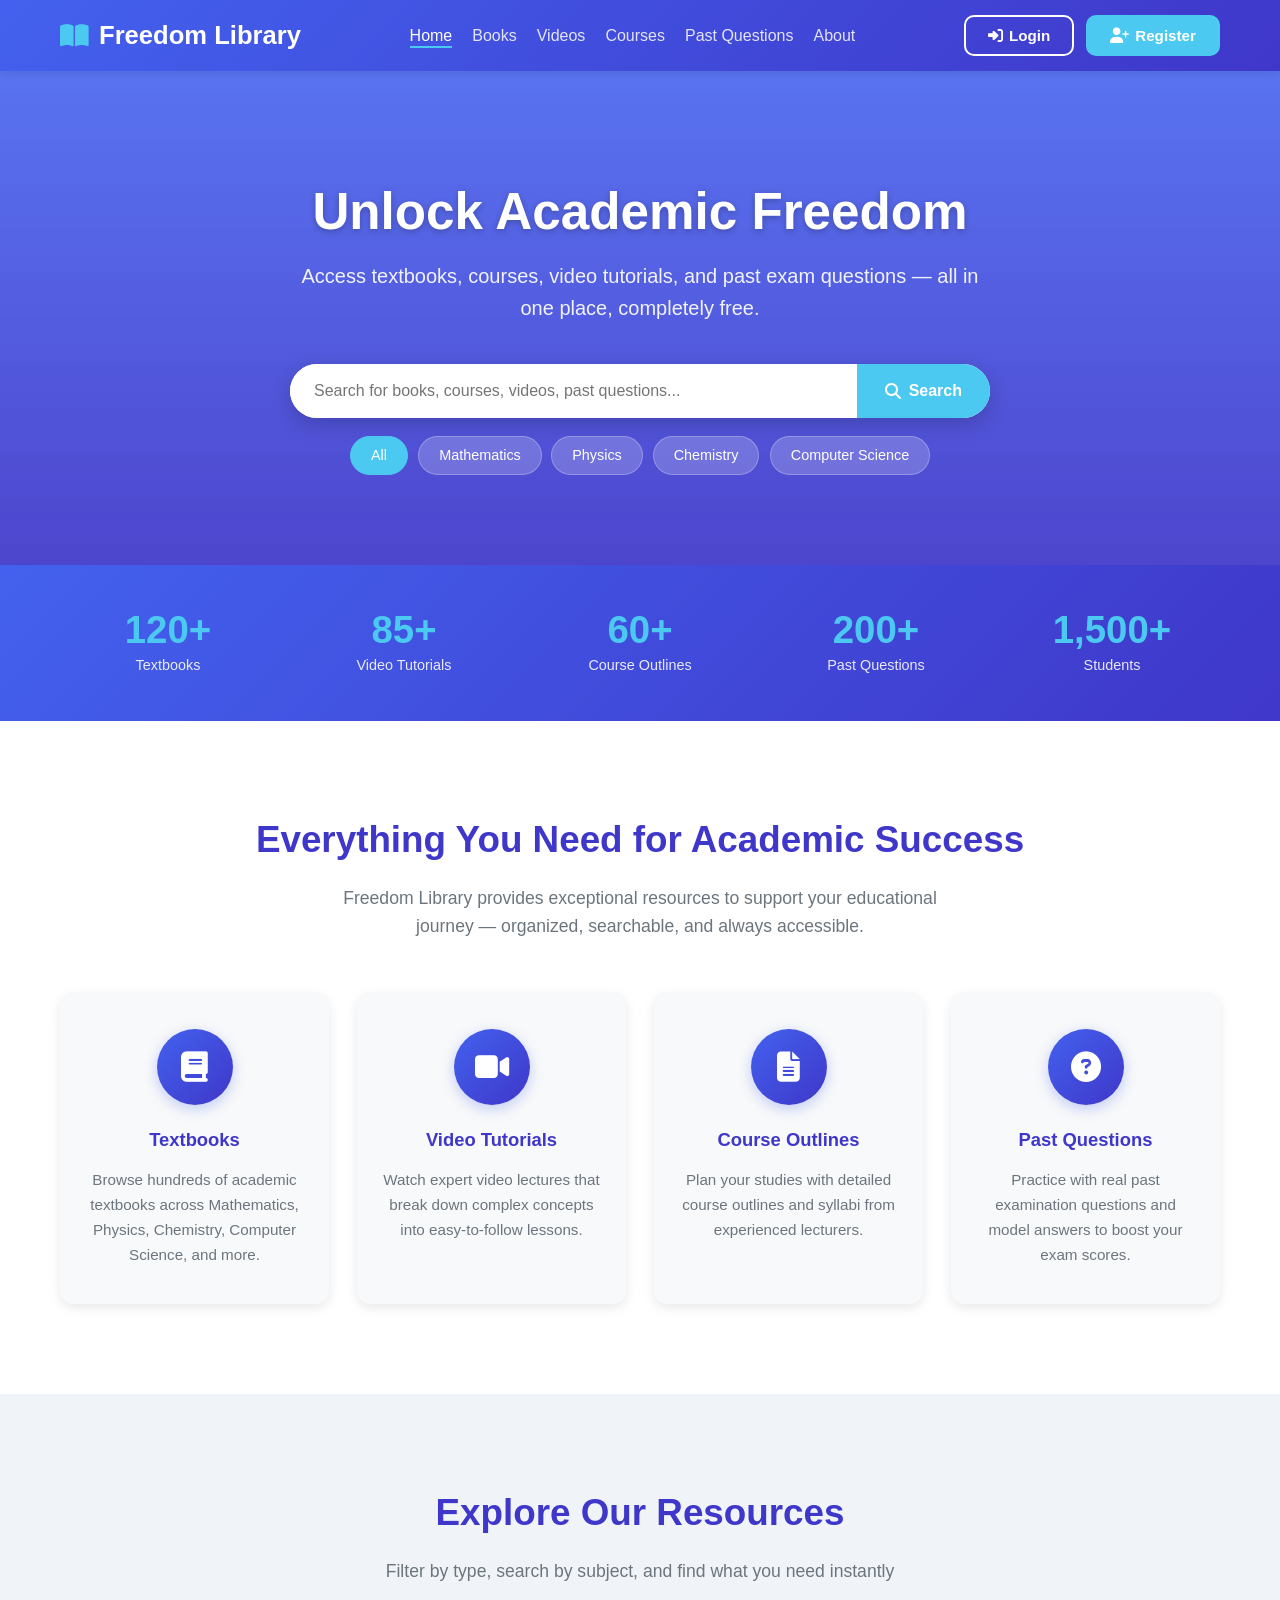
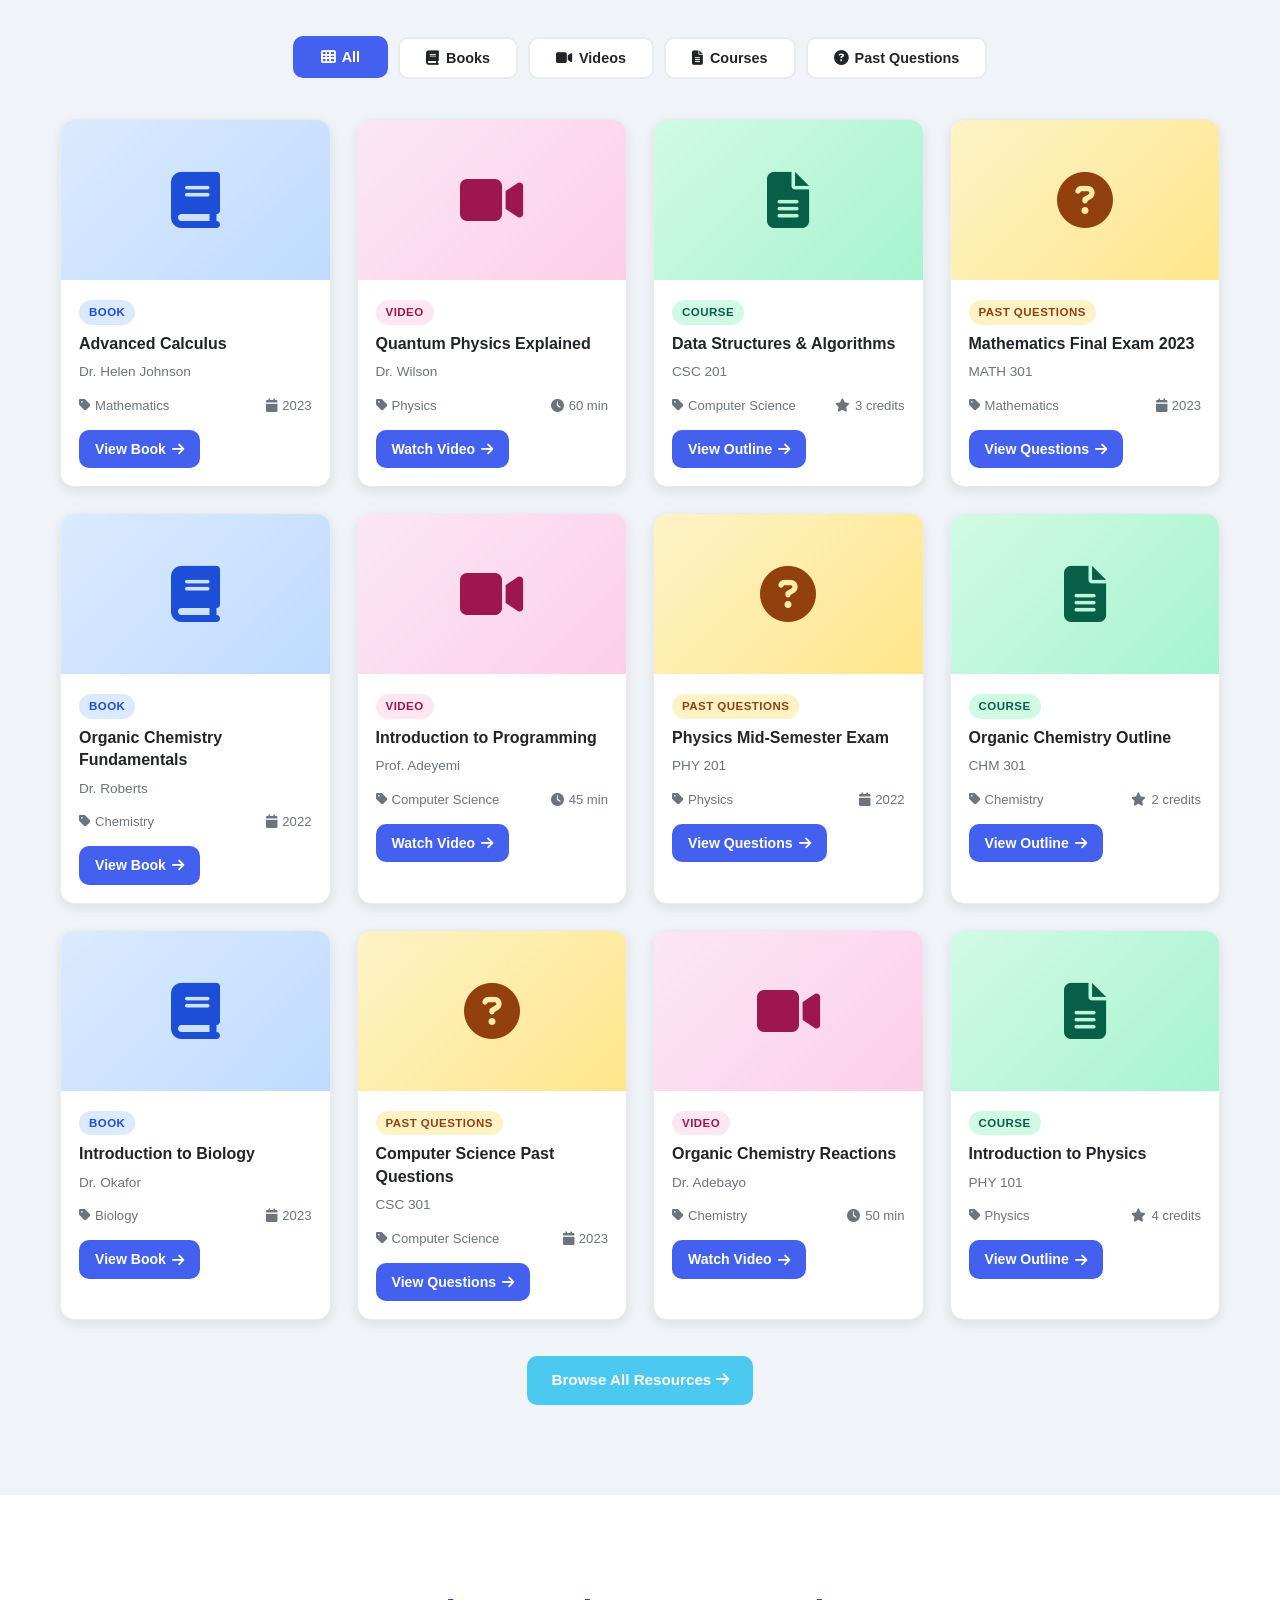
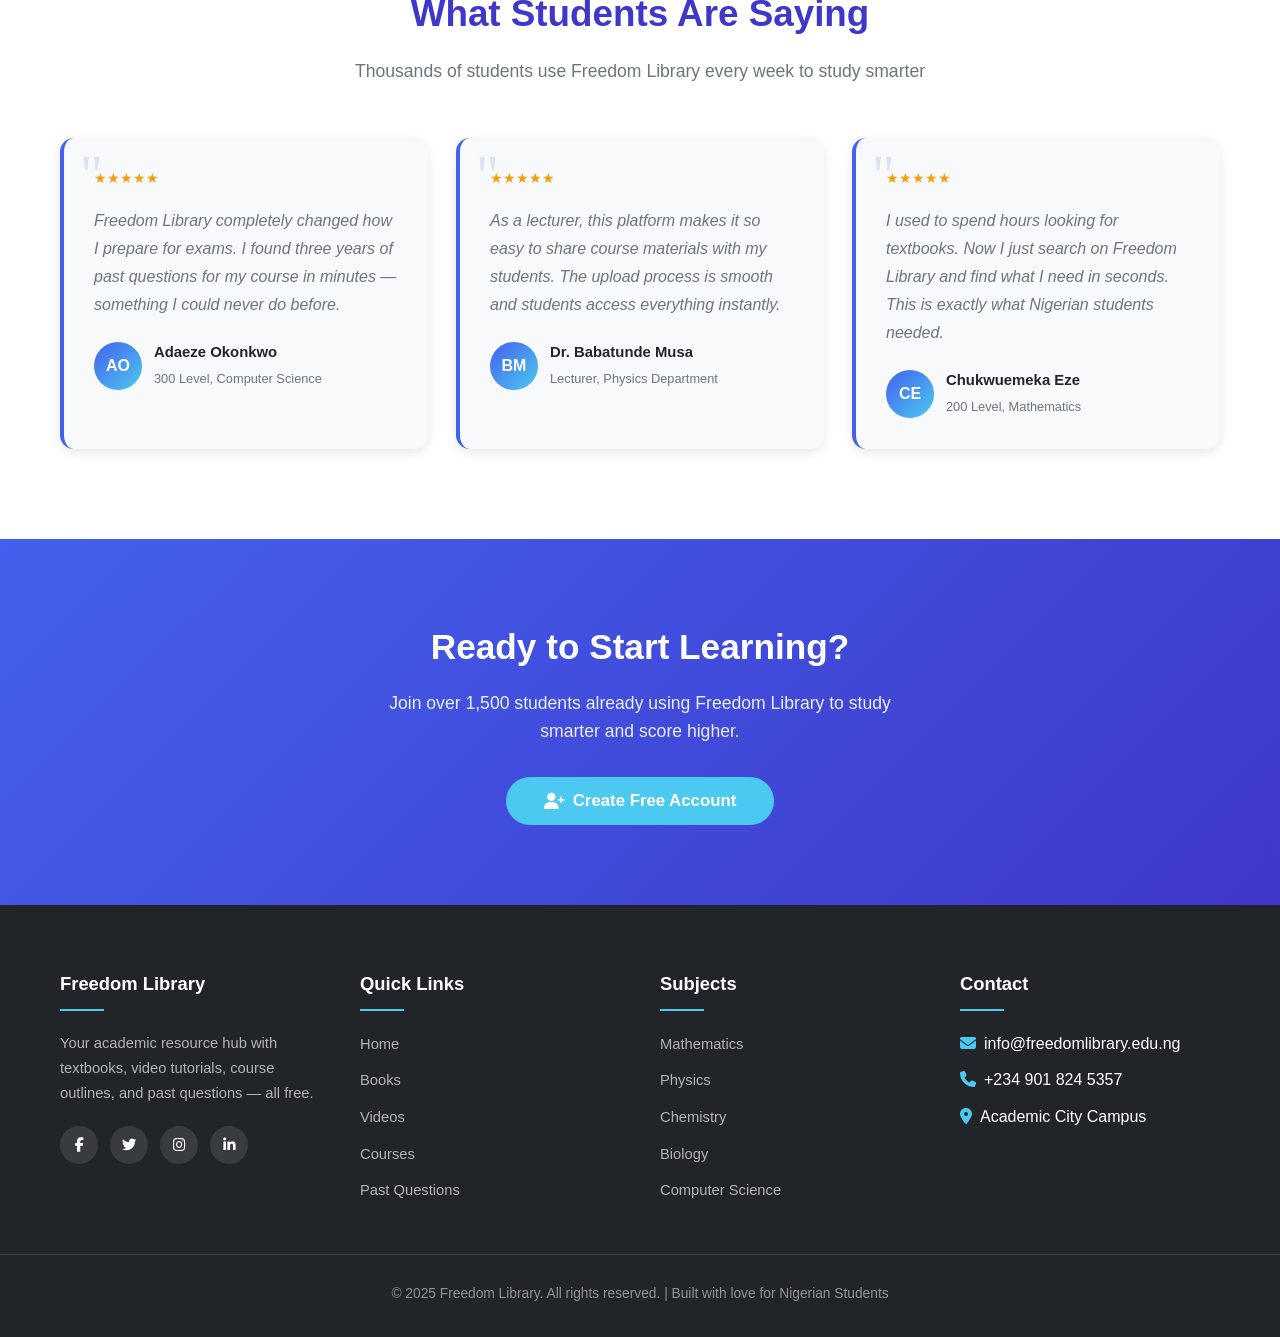
<file: index.html>
<!doctype html>
<html lang="en">
  <head>
    <meta charset="UTF-8" />
    <meta name="viewport" content="width=device-width, initial-scale=1.0" />
    <title>Freedom Library - Your Academic Resource Hub</title>
    <link rel="stylesheet" href="./CSS/style.css" />
    <link
      rel="stylesheet"
      href="https://cdnjs.cloudflare.com/ajax/libs/font-awesome/6.4.0/css/all.min.css"
    />
  </head>
  <body>
    <!-- HEADER -->
    <header>
      <div class="container header-content">
        <div class="logo">
          <i class="fas fa-book-open"></i>
          <span>Freedom Library</span>
        </div>
        <button class="menu-toggle" onclick="toggleMenu()">
          <i class="fas fa-bars"></i>
        </button>
        <nav id="main-nav">
          <ul>
            <li><a href="./index.html" class="active">Home</a></li>
            <li><a href="./book.html">Books</a></li>
            <li><a href="./videos.html">Videos</a></li>
            <li><a href="./Courses.html">Courses</a></li>
            <li><a href="./past-questions.html">Past Questions</a></li>
            <li><a href="./about.html">About</a></li>
          </ul>
        </nav>
        <div class="auth-buttons" id="auth-buttons">
          <button class="btn btn-outline" onclick="openModal('login-modal')">
            <i class="fas fa-sign-in-alt"></i> Login
          </button>
          <button class="btn btn-primary" onclick="openModal('register-modal')">
            <i class="fas fa-user-plus"></i> Register
          </button>
        </div>
        <div class="user-greeting" id="user-greeting">
          <i class="fas fa-user-circle" style="font-size: 1.4rem"></i>
          <span id="greeting-name">Student</span>
          <button
            class="btn btn-outline"
            onclick="logout()"
            style="padding: 6px 14px; font-size: 0.85rem"
          >
            <i class="fas fa-sign-out-alt"></i> Logout
          </button>
        </div>
      </div>
    </header>

    <!-- HERO -->
    <section class="hero">
      <div class="container">
        <h1>Unlock Academic Freedom</h1>
        <p>
          Access textbooks, courses, video tutorials, and past exam questions —
          all in one place, completely free.
        </p>
        <div class="search-container">
          <div class="search-bar">
            <input
              type="text"
              id="search-input"
              placeholder="Search for books, courses, videos, past questions..."
            />
            <button onclick="doSearch()">
              <i class="fas fa-search"></i> Search
            </button>
          </div>
          <div class="filters">
            <input
              type="radio"
              name="filter"
              id="filter-all"
              value="all"
              checked
            />
            <label for="filter-all" class="filter-btn">All</label>
            <input
              type="radio"
              name="filter"
              id="filter-math"
              value="Mathematics"
            />
            <label for="filter-math" class="filter-btn">Mathematics</label>
            <input
              type="radio"
              name="filter"
              id="filter-physics"
              value="Physics"
            />
            <label for="filter-physics" class="filter-btn">Physics</label>
            <input
              type="radio"
              name="filter"
              id="filter-chemistry"
              value="Chemistry"
            />
            <label for="filter-chemistry" class="filter-btn">Chemistry</label>
            <input
              type="radio"
              name="filter"
              id="filter-cs"
              value="Computer Science"
            />
            <label for="filter-cs" class="filter-btn">Computer Science</label>
          </div>
        </div>
      </div>
    </section>

    <!-- STATS -->
    <section class="stats-bar">
      <div class="container stats-grid">
        <div class="stat-item">
          <span class="stat-num">120+</span
          ><span class="stat-label">Textbooks</span>
        </div>
        <div class="stat-item">
          <span class="stat-num">85+</span
          ><span class="stat-label">Video Tutorials</span>
        </div>
        <div class="stat-item">
          <span class="stat-num">60+</span
          ><span class="stat-label">Course Outlines</span>
        </div>
        <div class="stat-item">
          <span class="stat-num">200+</span
          ><span class="stat-label">Past Questions</span>
        </div>
        <div class="stat-item">
          <span class="stat-num">1,500+</span
          ><span class="stat-label">Students</span>
        </div>
      </div>
    </section>

    <!-- FEATURES -->
    <section class="features">
      <div class="container">
        <div class="section-title">
          <h2>Everything You Need for Academic Success</h2>
          <p>
            Freedom Library provides exceptional resources to support your
            educational journey — organized, searchable, and always accessible.
          </p>
        </div>
        <div class="features-grid">
          <div class="feature-card">
            <div class="feature-icon"><i class="fas fa-book"></i></div>
            <h3>Textbooks</h3>
            <p>
              Browse hundreds of academic textbooks across Mathematics, Physics,
              Chemistry, Computer Science, and more.
            </p>
          </div>
          <div class="feature-card">
            <div class="feature-icon"><i class="fas fa-video"></i></div>
            <h3>Video Tutorials</h3>
            <p>
              Watch expert video lectures that break down complex concepts into
              easy-to-follow lessons.
            </p>
          </div>
          <div class="feature-card">
            <div class="feature-icon"><i class="fas fa-file-alt"></i></div>
            <h3>Course Outlines</h3>
            <p>
              Plan your studies with detailed course outlines and syllabi from
              experienced lecturers.
            </p>
          </div>
          <div class="feature-card">
            <div class="feature-icon">
              <i class="fas fa-question-circle"></i>
            </div>
            <h3>Past Questions</h3>
            <p>
              Practice with real past examination questions and model answers to
              boost your exam scores.
            </p>
          </div>
        </div>
      </div>
    </section>

    <!-- RESOURCES -->
    <section class="resources">
      <div class="container">
        <div class="section-title">
          <h2>Explore Our Resources</h2>
          <p>
            Filter by type, search by subject, and find what you need instantly
          </p>
        </div>
        <div class="resource-tabs">
          <button class="tab-btn active" onclick="filterByType('all', this)">
            <i class="fas fa-th"></i> All
          </button>
          <button class="tab-btn" onclick="filterByType('book', this)">
            <i class="fas fa-book"></i> Books
          </button>
          <button class="tab-btn" onclick="filterByType('video', this)">
            <i class="fas fa-video"></i> Videos
          </button>
          <button class="tab-btn" onclick="filterByType('course', this)">
            <i class="fas fa-file-alt"></i> Courses
          </button>
          <button class="tab-btn" onclick="filterByType('past', this)">
            <i class="fas fa-question-circle"></i> Past Questions
          </button>
        </div>
        <div class="resource-grid" id="resource-grid"></div>
        <div style="text-align: center; margin-top: 36px">
          <a
            href="./book.html"
            class="btn btn-primary"
            style="display: inline-block; text-decoration: none"
            >Browse All Resources <i class="fas fa-arrow-right"></i
          ></a>
        </div>
      </div>
    </section>

    <!-- TESTIMONIALS -->
    <section class="testimonials">
      <div class="container">
        <div class="section-title">
          <h2>What Students Are Saying</h2>
          <p>
            Thousands of students use Freedom Library every week to study
            smarter
          </p>
        </div>
        <div class="testimonials-grid">
          <div class="testimonial-card">
            <div class="quote">"</div>
            <div class="stars">&#9733;&#9733;&#9733;&#9733;&#9733;</div>
            <p>
              Freedom Library completely changed how I prepare for exams. I
              found three years of past questions for my course in minutes —
              something I could never do before.
            </p>
            <div class="testimonial-author">
              <div class="author-avatar">AO</div>
              <div class="author-info">
                <strong>Adaeze Okonkwo</strong
                ><span>300 Level, Computer Science</span>
              </div>
            </div>
          </div>
          <div class="testimonial-card">
            <div class="quote">"</div>
            <div class="stars">&#9733;&#9733;&#9733;&#9733;&#9733;</div>
            <p>
              As a lecturer, this platform makes it so easy to share course
              materials with my students. The upload process is smooth and
              students access everything instantly.
            </p>
            <div class="testimonial-author">
              <div class="author-avatar">BM</div>
              <div class="author-info">
                <strong>Dr. Babatunde Musa</strong
                ><span>Lecturer, Physics Department</span>
              </div>
            </div>
          </div>
          <div class="testimonial-card">
            <div class="quote">"</div>
            <div class="stars">&#9733;&#9733;&#9733;&#9733;&#9733;</div>
            <p>
              I used to spend hours looking for textbooks. Now I just search on
              Freedom Library and find what I need in seconds. This is exactly
              what Nigerian students needed.
            </p>
            <div class="testimonial-author">
              <div class="author-avatar">CE</div>
              <div class="author-info">
                <strong>Chukwuemeka Eze</strong
                ><span>200 Level, Mathematics</span>
              </div>
            </div>
          </div>
        </div>
      </div>
    </section>

    <!-- CTA -->
    <section class="cta-banner">
      <div class="container">
        <h2>Ready to Start Learning?</h2>
        <p>
          Join over 1,500 students already using Freedom Library to study
          smarter and score higher.
        </p>
        <button class="btn-accent" onclick="openModal('register-modal')">
          <i class="fas fa-user-plus"></i> Create Free Account
        </button>
      </div>
    </section>

    <!-- FOOTER -->
    <footer>
      <div class="container footer-content">
        <div class="footer-column">
          <h3>Freedom Library</h3>
          <p>
            Your academic resource hub with textbooks, video tutorials, course
            outlines, and past questions — all free.
          </p>
          <div class="social-links">
            <a href="#" aria-label="Facebook"
              ><i class="fab fa-facebook-f"></i
            ></a>
            <a href="#" aria-label="Twitter"><i class="fab fa-twitter"></i></a>
            <a href="#" aria-label="Instagram"
              ><i class="fab fa-instagram"></i
            ></a>
            <a href="#" aria-label="LinkedIn"
              ><i class="fab fa-linkedin-in"></i
            ></a>
          </div>
        </div>
        <div class="footer-column">
          <h3>Quick Links</h3>
          <ul class="footer-links">
            <li><a href="./index.html">Home</a></li>
            <li><a href="./book.html">Books</a></li>
            <li><a href="./videos.html">Videos</a></li>
            <li><a href="./Courses.html">Courses</a></li>
            <li><a href="./past-questions.html">Past Questions</a></li>
          </ul>
        </div>
        <div class="footer-column">
          <h3>Subjects</h3>
          <ul class="footer-links">
            <li><a href="#">Mathematics</a></li>
            <li><a href="#">Physics</a></li>
            <li><a href="#">Chemistry</a></li>
            <li><a href="#">Biology</a></li>
            <li><a href="#">Computer Science</a></li>
          </ul>
        </div>
        <div class="footer-column">
          <h3>Contact</h3>
          <ul class="footer-links">
            <li>
              <i
                class="fas fa-envelope"
                style="margin-right: 8px; color: var(--accent)"
              ></i
              >info@freedomlibrary.edu.ng
            </li>
            <li>
              <i
                class="fas fa-phone"
                style="margin-right: 8px; color: var(--accent)"
              ></i
              >+234 901 824 5357
            </li>
            <li>
              <i
                class="fas fa-map-marker-alt"
                style="margin-right: 8px; color: var(--accent)"
              ></i
              >Academic City Campus
            </li>
          </ul>
        </div>
      </div>
      <div class="copyright">
        <p>
          &copy; 2025 Freedom Library. All rights reserved. | Built with love
          for Nigerian Students
        </p>
      </div>
    </footer>

    <!-- LOGIN MODAL -->
    <div
      class="modal-overlay"
      id="login-modal"
      onclick="closeModalOutside(event, 'login-modal')"
    >
      <div class="modal">
        <div class="modal-header">
          <h2><i class="fas fa-sign-in-alt"></i> Login</h2>
          <button class="close-btn" onclick="closeModal('login-modal')">
            <i class="fas fa-times"></i>
          </button>
        </div>
        <div class="modal-body">
          <div class="alert" id="login-alert"></div>
          <form id="login-form" onsubmit="handleLogin(event)">
            <div class="form-group">
              <label>Email Address</label>
              <input
                type="email"
                id="login-email"
                placeholder="Enter your email"
                required
              />
            </div>
            <div class="form-group">
              <label>Password</label>
              <input
                type="password"
                id="login-password"
                placeholder="Enter your password"
                required
              />
            </div>
            <button type="submit" class="btn btn-primary" id="login-btn">
              <i class="fas fa-sign-in-alt"></i> Login
            </button>
          </form>
          <div class="switch-modal">
            Don't have an account?
            <a onclick="switchModal('login-modal', 'register-modal')"
              >Register here</a
            >
          </div>
        </div>
      </div>
    </div>

    <!-- REGISTER MODAL -->
    <div
      class="modal-overlay"
      id="register-modal"
      onclick="closeModalOutside(event, 'register-modal')"
    >
      <div class="modal">
        <div class="modal-header">
          <h2><i class="fas fa-user-plus"></i> Register</h2>
          <button class="close-btn" onclick="closeModal('register-modal')">
            <i class="fas fa-times"></i>
          </button>
        </div>
        <div class="modal-body">
          <div class="alert" id="register-alert"></div>
          <form id="register-form" onsubmit="handleRegister(event)">
            <div class="form-group">
              <label>Full Name</label>
              <input
                type="text"
                id="reg-name"
                placeholder="Enter your full name"
                required
              />
            </div>
            <div class="form-group">
              <label>Email Address</label>
              <input
                type="email"
                id="reg-email"
                placeholder="Enter your email"
                required
              />
            </div>
            <div class="form-group">
              <label>I am a</label>
              <select
                id="reg-role"
                style="
                  width: 100%;
                  padding: 12px 15px;
                  border: 1px solid var(--light-gray);
                  border-radius: var(--border-radius);
                  font-size: 1rem;
                  color: var(--dark);
                "
              >
                <option value="student">Student</option>
                <option value="lecturer">Lecturer</option>
              </select>
            </div>
            <div class="form-group">
              <label
                >Password
                <span style="color: var(--gray); font-size: 0.85rem"
                  >(min. 8 characters)</span
                ></label
              >
              <input
                type="password"
                id="reg-password"
                placeholder="Create a strong password"
                required
                minlength="8"
              />
            </div>
            <button type="submit" class="btn btn-primary" id="register-btn">
              <i class="fas fa-user-plus"></i> Create Account
            </button>
          </form>
          <div class="switch-modal">
            Already have an account?
            <a onclick="switchModal('register-modal', 'login-modal')"
              >Login here</a
            >
          </div>
        </div>
      </div>
    </div>

    <script src="./JS/app.js"></script>
  </body>
</html>
</file>
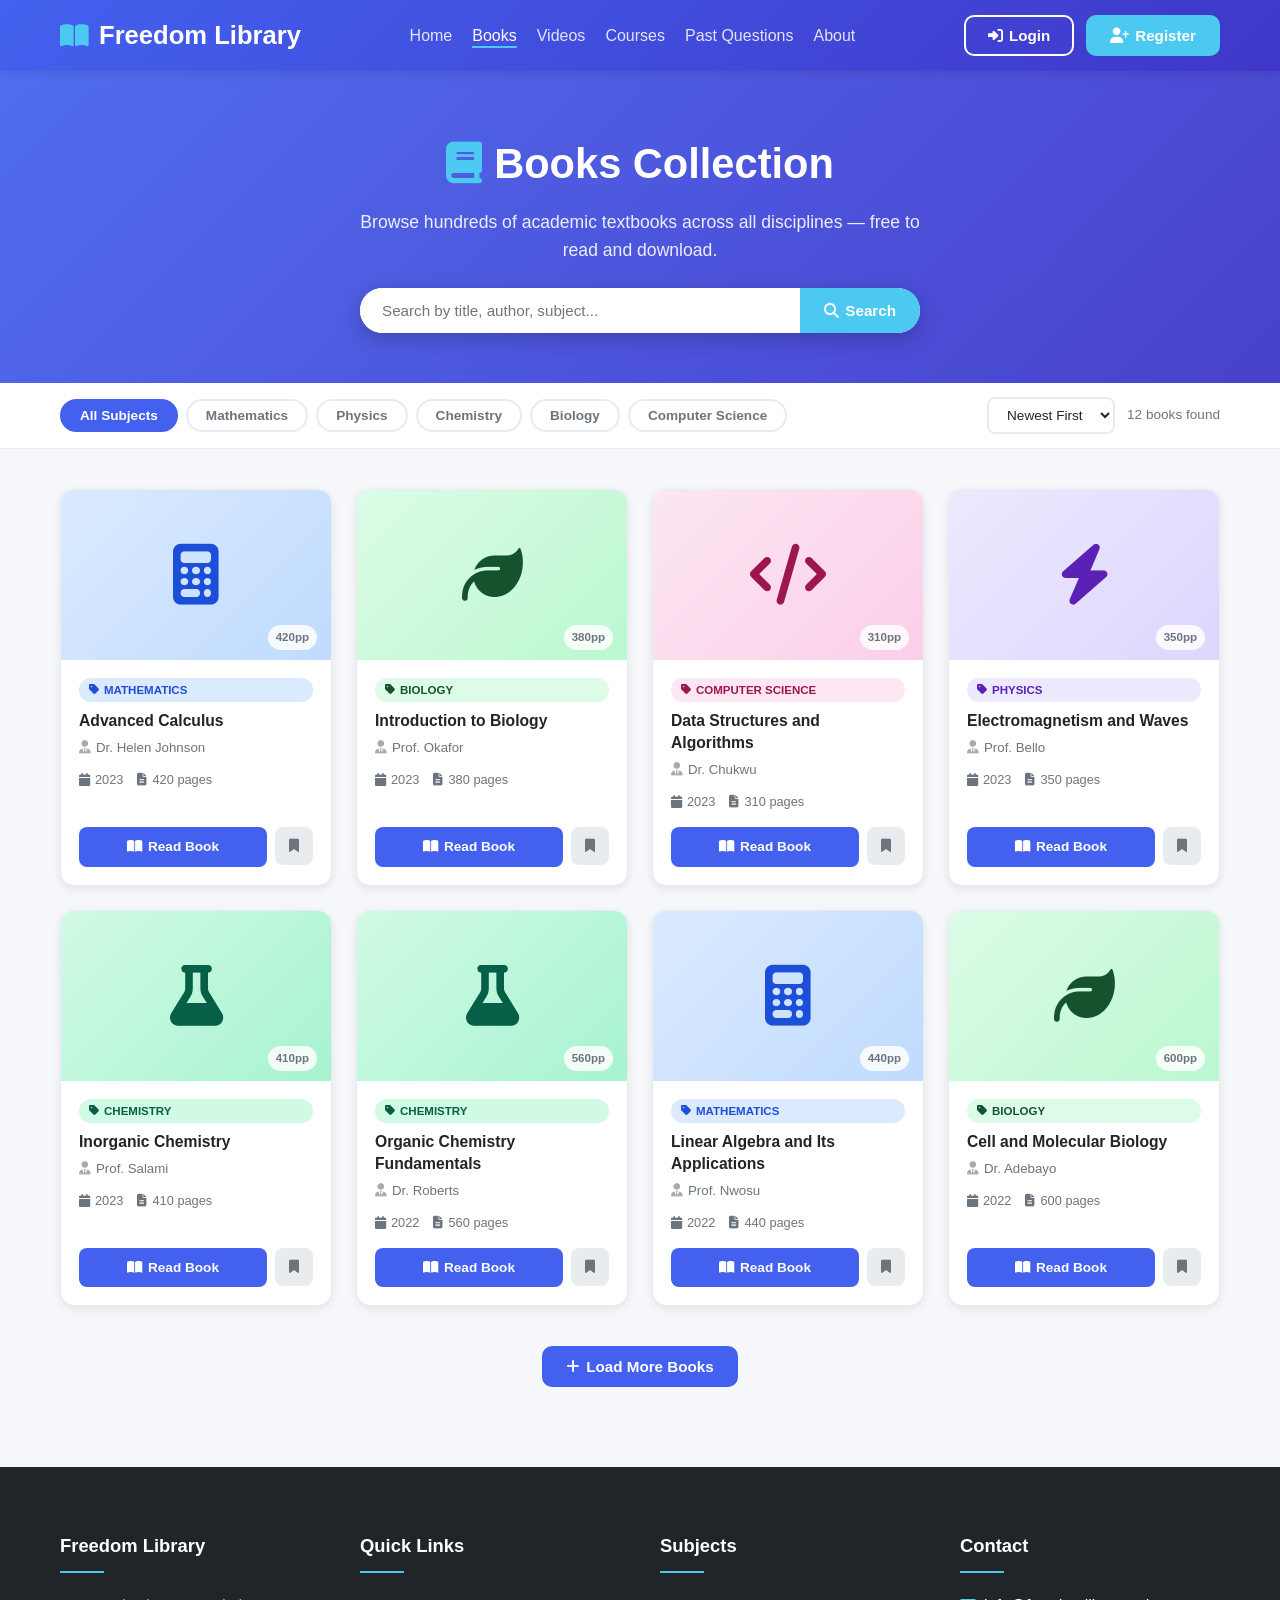
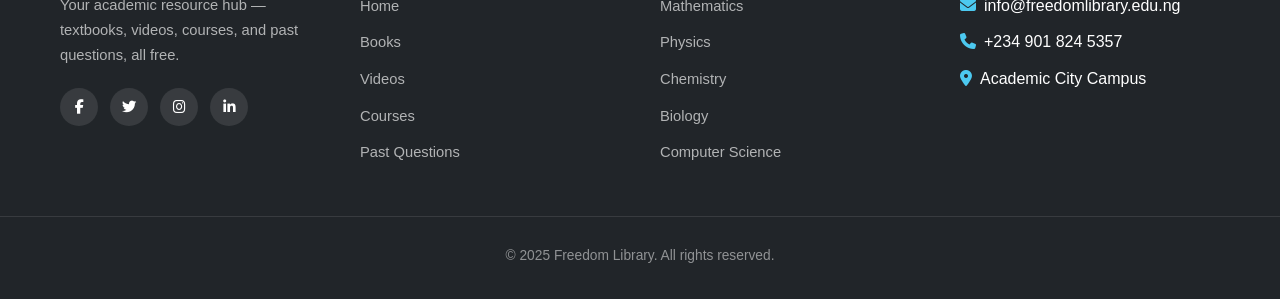
<file: book.html>
<!doctype html>
<html lang="en">
  <head>
    <meta charset="UTF-8" />
    <meta name="viewport" content="width=device-width, initial-scale=1.0" />
    <title>Books — Freedom Library</title>
    <link rel="stylesheet" href="./CSS/style.css" />
    <link
      rel="stylesheet"
      href="https://cdnjs.cloudflare.com/ajax/libs/font-awesome/6.4.0/css/all.min.css"
    />
    <style>
      .page-hero {
        background:
          linear-gradient(
            135deg,
            rgba(67, 97, 238, 0.92),
            rgba(63, 55, 201, 0.95)
          ),
          url("https://images.unsplash.com/photo-1507003211169-0a1dd7228f2d?w=1200")
            center/cover;
        color: white;
        padding: 60px 0 50px;
        text-align: center;
      }
      .page-hero h1 {
        font-size: 2.6rem;
        font-weight: 800;
        margin-bottom: 10px;
      }
      .page-hero p {
        font-size: 1.1rem;
        opacity: 0.9;
        max-width: 560px;
        margin: 0 auto 24px;
      }
      .page-search {
        display: flex;
        max-width: 560px;
        margin: 0 auto;
        background: white;
        border-radius: 50px;
        overflow: hidden;
        box-shadow: 0 6px 20px rgba(0, 0, 0, 0.2);
      }
      .page-search input {
        flex: 1;
        padding: 14px 22px;
        border: none;
        outline: none;
        font-size: 0.95rem;
        color: #212529;
      }
      .page-search button {
        padding: 0 24px;
        background: var(--accent);
        color: white;
        border: none;
        cursor: pointer;
        font-weight: 600;
        font-size: 0.95rem;
        display: flex;
        align-items: center;
        gap: 6px;
      }
      .page-search button:hover {
        background: #38b6e0;
      }
      .filter-bar {
        background: white;
        border-bottom: 1px solid var(--light-gray);
        padding: 14px 0;
        position: sticky;
        top: 65px;
        z-index: 50;
      }
      .filter-bar-inner {
        display: flex;
        align-items: center;
        gap: 12px;
        flex-wrap: wrap;
      }
      .filter-pills {
        display: flex;
        gap: 8px;
        flex-wrap: wrap;
        flex: 1;
      }
      .pill {
        padding: 7px 18px;
        border-radius: 30px;
        border: 2px solid var(--light-gray);
        background: white;
        cursor: pointer;
        font-size: 0.85rem;
        font-weight: 600;
        color: var(--gray);
        transition: var(--transition);
      }
      .pill:hover,
      .pill.active {
        background: var(--primary);
        color: white;
        border-color: var(--primary);
      }
      .sort-select {
        padding: 8px 14px;
        border: 2px solid var(--light-gray);
        border-radius: 8px;
        font-size: 0.85rem;
        color: var(--dark);
        background: white;
        cursor: pointer;
        outline: none;
      }
      .results-count {
        font-size: 0.85rem;
        color: var(--gray);
        white-space: nowrap;
      }
      .content-section {
        padding: 40px 0 80px;
        background: #f5f7fb;
      }
      .resource-grid {
        display: grid;
        grid-template-columns: repeat(auto-fill, minmax(260px, 1fr));
        gap: 24px;
      }
      .book-card {
        background: white;
        border-radius: 14px;
        overflow: hidden;
        box-shadow: 0 3px 10px rgba(0, 0, 0, 0.08);
        transition: var(--transition);
        border: 1px solid var(--light-gray);
        display: flex;
        flex-direction: column;
      }
      .book-card:hover {
        transform: translateY(-5px);
        box-shadow: 0 12px 28px rgba(0, 0, 0, 0.12);
        border-color: rgba(67, 97, 238, 0.2);
      }
      .book-cover {
        height: 170px;
        display: flex;
        align-items: center;
        justify-content: center;
        font-size: 3.8rem;
        position: relative;
      }
      .book-cover.math {
        background: linear-gradient(135deg, #dbeafe, #bfdbfe);
        color: #1d4ed8;
      }
      .book-cover.physics {
        background: linear-gradient(135deg, #ede9fe, #ddd6fe);
        color: #5b21b6;
      }
      .book-cover.chem {
        background: linear-gradient(135deg, #d1fae5, #a7f3d0);
        color: #065f46;
      }
      .book-cover.bio {
        background: linear-gradient(135deg, #dcfce7, #bbf7d0);
        color: #14532d;
      }
      .book-cover.cs {
        background: linear-gradient(135deg, #fce7f3, #fbcfe8);
        color: #9d174d;
      }
      .book-pages {
        position: absolute;
        bottom: 10px;
        right: 14px;
        font-size: 0.72rem;
        font-weight: 700;
        background: rgba(255, 255, 255, 0.85);
        padding: 3px 8px;
        border-radius: 20px;
        color: var(--gray);
      }
      .book-body {
        padding: 18px;
        flex: 1;
        display: flex;
        flex-direction: column;
      }
      .book-subject-badge {
        display: inline-flex;
        align-items: center;
        gap: 5px;
        font-size: 0.72rem;
        font-weight: 700;
        text-transform: uppercase;
        padding: 3px 10px;
        border-radius: 20px;
        margin-bottom: 8px;
      }
      .book-body h3 {
        font-size: 0.98rem;
        font-weight: 700;
        color: var(--dark);
        margin-bottom: 5px;
        line-height: 1.4;
      }
      .book-author {
        font-size: 0.83rem;
        color: var(--gray);
        margin-bottom: 12px;
      }
      .book-meta {
        display: flex;
        gap: 14px;
        margin-bottom: 14px;
        font-size: 0.8rem;
        color: var(--gray);
      }
      .book-meta span {
        display: flex;
        align-items: center;
        gap: 5px;
      }
      .book-actions {
        display: flex;
        gap: 8px;
        margin-top: auto;
      }
      .btn-read {
        flex: 1;
        display: flex;
        align-items: center;
        justify-content: center;
        gap: 6px;
        padding: 9px;
        background: var(--primary);
        color: white;
        border: none;
        border-radius: 8px;
        font-size: 0.85rem;
        font-weight: 600;
        cursor: pointer;
        transition: var(--transition);
        text-decoration: none;
      }
      .btn-read:hover {
        background: var(--secondary);
        text-decoration: none;
      }
      .btn-save {
        width: 38px;
        height: 38px;
        display: flex;
        align-items: center;
        justify-content: center;
        background: var(--light-gray);
        color: var(--gray);
        border: none;
        border-radius: 8px;
        cursor: pointer;
        transition: var(--transition);
      }
      .btn-save:hover {
        background: #fee2e2;
        color: #ef4444;
      }
      .no-results {
        text-align: center;
        padding: 60px 20px;
        color: var(--gray);
        grid-column: 1/-1;
      }
      .no-results i {
        font-size: 3rem;
        opacity: 0.25;
        display: block;
        margin-bottom: 16px;
      }
      .no-results h3 {
        margin-bottom: 8px;
        color: var(--dark);
      }
      .load-more-wrap {
        text-align: center;
        margin-top: 40px;
      }
      @media (max-width: 640px) {
        .page-hero h1 {
          font-size: 2rem;
        }
        .filter-bar-inner {
          gap: 8px;
        }
      }
    </style>
  </head>
  <body>
    <header>
      <div class="container header-content">
        <div class="logo">
          <i class="fas fa-book-open"></i><span>Freedom Library</span>
        </div>
        <button class="menu-toggle" onclick="toggleMenu()">
          <i class="fas fa-bars"></i>
        </button>
        <nav id="main-nav">
          <ul>
            <li><a href="./index.html">Home</a></li>
            <li><a href="./book.html" class="active">Books</a></li>
            <li><a href="./videos.html">Videos</a></li>
            <li><a href="./Courses.html">Courses</a></li>
            <li><a href="./past-questions.html">Past Questions</a></li>
            <li><a href="./about.html">About</a></li>
          </ul>
        </nav>
        <div class="auth-buttons" id="auth-buttons">
          <button class="btn btn-outline" onclick="openModal('login-modal')">
            <i class="fas fa-sign-in-alt"></i> Login
          </button>
          <button class="btn btn-primary" onclick="openModal('register-modal')">
            <i class="fas fa-user-plus"></i> Register
          </button>
        </div>
        <div class="user-greeting" id="user-greeting">
          <i class="fas fa-user-circle" style="font-size: 1.4rem"></i>
          <span id="greeting-name">Student</span>
          <button
            class="btn btn-outline"
            onclick="logout()"
            style="padding: 6px 14px; font-size: 0.85rem"
          >
            <i class="fas fa-sign-out-alt"></i> Logout
          </button>
        </div>
      </div>
    </header>

    <section class="page-hero">
      <div class="container">
        <h1>
          <i
            class="fas fa-book"
            style="color: var(--accent); margin-right: 12px"
          ></i
          >Books Collection
        </h1>
        <p>
          Browse hundreds of academic textbooks across all disciplines — free to
          read and download.
        </p>
        <div class="page-search">
          <input
            type="text"
            id="book-search"
            placeholder="Search by title, author, subject..."
          />
          <button onclick="doSearch()">
            <i class="fas fa-search"></i> Search
          </button>
        </div>
      </div>
    </section>

    <div class="filter-bar">
      <div class="container filter-bar-inner">
        <div class="filter-pills">
          <button
            class="pill active"
            data-subject="all"
            onclick="filterSubject('all', this)"
          >
            All Subjects
          </button>
          <button
            class="pill"
            data-subject="Mathematics"
            onclick="filterSubject('Mathematics', this)"
          >
            Mathematics
          </button>
          <button
            class="pill"
            data-subject="Physics"
            onclick="filterSubject('Physics', this)"
          >
            Physics
          </button>
          <button
            class="pill"
            data-subject="Chemistry"
            onclick="filterSubject('Chemistry', this)"
          >
            Chemistry
          </button>
          <button
            class="pill"
            data-subject="Biology"
            onclick="filterSubject('Biology', this)"
          >
            Biology
          </button>
          <button
            class="pill"
            data-subject="Computer Science"
            onclick="filterSubject('Computer Science', this)"
          >
            Computer Science
          </button>
        </div>
        <select class="sort-select" id="sort-select" onchange="applyFilters()">
          <option value="newest">Newest First</option>
          <option value="oldest">Oldest First</option>
          <option value="az">A to Z</option>
          <option value="za">Z to A</option>
        </select>
        <span class="results-count" id="results-count"></span>
      </div>
    </div>

    <section class="content-section">
      <div class="container">
        <div class="resource-grid" id="books-grid"></div>
        <div class="load-more-wrap" id="load-more-wrap" style="display: none">
          <button class="btn btn-secondary" onclick="loadMore()">
            <i class="fas fa-plus"></i> Load More Books
          </button>
        </div>
      </div>
    </section>

    <footer>
      <div class="container footer-content">
        <div class="footer-column">
          <h3>Freedom Library</h3>
          <p>
            Your academic resource hub — textbooks, videos, courses, and past
            questions, all free.
          </p>
          <div class="social-links">
            <a href="#"><i class="fab fa-facebook-f"></i></a
            ><a href="#"><i class="fab fa-twitter"></i></a
            ><a href="#"><i class="fab fa-instagram"></i></a
            ><a href="#"><i class="fab fa-linkedin-in"></i></a>
          </div>
        </div>
        <div class="footer-column">
          <h3>Quick Links</h3>
          <ul class="footer-links">
            <li><a href="./index.html">Home</a></li>
            <li><a href="./book.html">Books</a></li>
            <li><a href="./videos.html">Videos</a></li>
            <li><a href="./Courses.html">Courses</a></li>
            <li><a href="./past-questions.html">Past Questions</a></li>
          </ul>
        </div>
        <div class="footer-column">
          <h3>Subjects</h3>
          <ul class="footer-links">
            <li><a href="#">Mathematics</a></li>
            <li><a href="#">Physics</a></li>
            <li><a href="#">Chemistry</a></li>
            <li><a href="#">Biology</a></li>
            <li><a href="#">Computer Science</a></li>
          </ul>
        </div>
        <div class="footer-column">
          <h3>Contact</h3>
          <ul class="footer-links">
            <li>
              <i
                class="fas fa-envelope"
                style="margin-right: 8px; color: var(--accent)"
              ></i
              >info@freedomlibrary.edu.ng
            </li>
            <li>
              <i
                class="fas fa-phone"
                style="margin-right: 8px; color: var(--accent)"
              ></i
              >+234 901 824 5357
            </li>
            <li>
              <i
                class="fas fa-map-marker-alt"
                style="margin-right: 8px; color: var(--accent)"
              ></i
              >Academic City Campus
            </li>
          </ul>
        </div>
      </div>
      <div class="copyright">
        <p>&copy; 2025 Freedom Library. All rights reserved.</p>
      </div>
    </footer>

    <div
      class="modal-overlay"
      id="login-modal"
      onclick="closeModalOutside(event, 'login-modal')"
    >
      <div class="modal">
        <div class="modal-header">
          <h2><i class="fas fa-sign-in-alt"></i> Login</h2>
          <button class="close-btn" onclick="closeModal('login-modal')">
            <i class="fas fa-times"></i>
          </button>
        </div>
        <div class="modal-body">
          <div class="alert" id="login-alert"></div>
          <form id="login-form" onsubmit="handleLogin(event)">
            <div class="form-group">
              <label>Email Address</label
              ><input
                type="email"
                id="login-email"
                placeholder="Enter your email"
                required
              />
            </div>
            <div class="form-group">
              <label>Password</label
              ><input
                type="password"
                id="login-password"
                placeholder="Enter your password"
                required
              />
            </div>
            <button type="submit" class="btn btn-primary" id="login-btn">
              <i class="fas fa-sign-in-alt"></i> Login
            </button>
          </form>
          <div class="switch-modal">
            Don't have an account?
            <a onclick="switchModal('login-modal', 'register-modal')"
              >Register here</a
            >
          </div>
        </div>
      </div>
    </div>
    <div
      class="modal-overlay"
      id="register-modal"
      onclick="closeModalOutside(event, 'register-modal')"
    >
      <div class="modal">
        <div class="modal-header">
          <h2><i class="fas fa-user-plus"></i> Register</h2>
          <button class="close-btn" onclick="closeModal('register-modal')">
            <i class="fas fa-times"></i>
          </button>
        </div>
        <div class="modal-body">
          <div class="alert" id="register-alert"></div>
          <form id="register-form" onsubmit="handleRegister(event)">
            <div class="form-group">
              <label>Full Name</label
              ><input
                type="text"
                id="reg-name"
                placeholder="Enter your full name"
                required
              />
            </div>
            <div class="form-group">
              <label>Email Address</label
              ><input
                type="email"
                id="reg-email"
                placeholder="Enter your email"
                required
              />
            </div>
            <div class="form-group">
              <label>I am a</label
              ><select
                id="reg-role"
                style="
                  width: 100%;
                  padding: 12px 15px;
                  border: 2px solid var(--light-gray);
                  border-radius: 10px;
                  font-size: 0.95rem;
                "
              >
                <option value="student">Student</option>
                <option value="lecturer">Lecturer</option>
              </select>
            </div>
            <div class="form-group">
              <label>Password</label
              ><input
                type="password"
                id="reg-password"
                placeholder="Min. 8 characters"
                required
                minlength="8"
              />
            </div>
            <button type="submit" class="btn btn-primary" id="register-btn">
              <i class="fas fa-user-plus"></i> Create Account
            </button>
          </form>
          <div class="switch-modal">
            Already have an account?
            <a onclick="switchModal('register-modal', 'login-modal')"
              >Login here</a
            >
          </div>
        </div>
      </div>
    </div>

    <script src="./JS/shared.js"></script>
    <script>
      const BOOKS = [
        {
          id: 1,
          title: "Advanced Calculus",
          author: "Dr. Helen Johnson",
          subject: "Mathematics",
          year: 2023,
          pages: 420,
          cover: "math",
          icon: "fa-calculator",
        },
        {
          id: 2,
          title: "Organic Chemistry Fundamentals",
          author: "Dr. Roberts",
          subject: "Chemistry",
          year: 2022,
          pages: 560,
          cover: "chem",
          icon: "fa-flask",
        },
        {
          id: 3,
          title: "Introduction to Biology",
          author: "Prof. Okafor",
          subject: "Biology",
          year: 2023,
          pages: 380,
          cover: "bio",
          icon: "fa-leaf",
        },
        {
          id: 4,
          title: "Classical Mechanics",
          author: "Dr. Adeyemi",
          subject: "Physics",
          year: 2021,
          pages: 490,
          cover: "physics",
          icon: "fa-atom",
        },
        {
          id: 5,
          title: "Data Structures and Algorithms",
          author: "Dr. Chukwu",
          subject: "Computer Science",
          year: 2023,
          pages: 310,
          cover: "cs",
          icon: "fa-code",
        },
        {
          id: 6,
          title: "Linear Algebra and Its Applications",
          author: "Prof. Nwosu",
          subject: "Mathematics",
          year: 2022,
          pages: 440,
          cover: "math",
          icon: "fa-calculator",
        },
        {
          id: 7,
          title: "Physical Chemistry",
          author: "Dr. Eze",
          subject: "Chemistry",
          year: 2021,
          pages: 520,
          cover: "chem",
          icon: "fa-flask",
        },
        {
          id: 8,
          title: "Cell and Molecular Biology",
          author: "Dr. Adebayo",
          subject: "Biology",
          year: 2022,
          pages: 600,
          cover: "bio",
          icon: "fa-leaf",
        },
        {
          id: 9,
          title: "Electromagnetism and Waves",
          author: "Prof. Bello",
          subject: "Physics",
          year: 2023,
          pages: 350,
          cover: "physics",
          icon: "fa-bolt",
        },
        {
          id: 10,
          title: "Database Management Systems",
          author: "Dr. Ibrahim",
          subject: "Computer Science",
          year: 2022,
          pages: 390,
          cover: "cs",
          icon: "fa-database",
        },
        {
          id: 11,
          title: "Numerical Methods",
          author: "Dr. Okeke",
          subject: "Mathematics",
          year: 2021,
          pages: 280,
          cover: "math",
          icon: "fa-square-root-alt",
        },
        {
          id: 12,
          title: "Inorganic Chemistry",
          author: "Prof. Salami",
          subject: "Chemistry",
          year: 2023,
          pages: 410,
          cover: "chem",
          icon: "fa-flask",
        },
      ];

      const SBADGE = {
        Mathematics: "#dbeafe|#1d4ed8",
        Physics: "#ede9fe|#5b21b6",
        Chemistry: "#d1fae5|#065f46",
        Biology: "#dcfce7|#14532d",
        "Computer Science": "#fce7f3|#9d174d",
      };
      function sbStyle(s) {
        const c = (SBADGE[s] || "#f3f4f6|#374151").split("|");
        return `background:${c[0]};color:${c[1]}`;
      }

      let activeSubject = "all",
        searchTerm = "",
        visibleCount = 8,
        _filtered = BOOKS;

      function renderBooks(list) {
        const grid = document.getElementById("books-grid");
        const wrap = document.getElementById("load-more-wrap");
        const cnt = document.getElementById("results-count");
        _filtered = list;
        if (cnt)
          cnt.textContent = `${list.length} book${list.length !== 1 ? "s" : ""} found`;
        if (!list.length) {
          grid.innerHTML = `<div class="no-results"><i class="fas fa-book"></i><h3>No books found</h3><p>Try a different subject or search term.</p></div>`;
          if (wrap) wrap.style.display = "none";
          return;
        }
        if (wrap)
          wrap.style.display = list.length > visibleCount ? "block" : "none";
        grid.innerHTML = list
          .slice(0, visibleCount)
          .map(
            (b) => `
    <div class="book-card">
      <div class="book-cover ${b.cover}"><i class="fas ${b.icon}"></i><span class="book-pages">${b.pages}pp</span></div>
      <div class="book-body">
        <span class="book-subject-badge" style="${sbStyle(b.subject)}"><i class="fas fa-tag"></i> ${b.subject}</span>
        <h3>${b.title}</h3>
        <p class="book-author"><i class="fas fa-user-tie" style="margin-right:5px;opacity:.6"></i>${b.author}</p>
        <div class="book-meta"><span><i class="fas fa-calendar"></i> ${b.year}</span><span><i class="fas fa-file-alt"></i> ${b.pages} pages</span></div>
        <div class="book-actions">
          <a href="#" class="btn-read" onclick="handleRead(event,${b.id},'${b.title}')"><i class="fas fa-book-open"></i> Read Book</a>
          <button class="btn-save" title="Save" onclick="handleSave(${b.id},'${b.title}')"><i class="fas fa-bookmark"></i></button>
        </div>
      </div>
    </div>`,
          )
          .join("");
        grid.querySelectorAll(".book-card").forEach((c, i) => {
          c.style.opacity = "0";
          c.style.transform = "translateY(16px)";
          setTimeout(() => {
            c.style.transition = "opacity .3s ease,transform .3s ease";
            c.style.opacity = "1";
            c.style.transform = "translateY(0)";
          }, i * 55);
        });
      }

      function applyFilters() {
        const sort = document.getElementById("sort-select")?.value || "newest";
        let f = BOOKS.filter(
          (b) =>
            (activeSubject === "all" || b.subject === activeSubject) &&
            (!searchTerm ||
              b.title.toLowerCase().includes(searchTerm) ||
              b.author.toLowerCase().includes(searchTerm) ||
              b.subject.toLowerCase().includes(searchTerm)),
        );
        if (sort === "newest") f.sort((a, b) => b.year - a.year);
        else if (sort === "oldest") f.sort((a, b) => a.year - b.year);
        else if (sort === "az")
          f.sort((a, b) => a.title.localeCompare(b.title));
        else f.sort((a, b) => b.title.localeCompare(a.title));
        visibleCount = 8;
        renderBooks(f);
      }

      function filterSubject(s, btn) {
        activeSubject = s;
        document
          .querySelectorAll(".pill")
          .forEach((p) => p.classList.remove("active"));
        if (btn) btn.classList.add("active");
        else
          document.querySelectorAll(".pill").forEach((p) => {
            if (p.dataset.subject === s) p.classList.add("active");
          });
        applyFilters();
      }

      function doSearch() {
        searchTerm = document
          .getElementById("book-search")
          .value.trim()
          .toLowerCase();
        applyFilters();
      }
      function loadMore() {
        visibleCount += 8;
        renderBooks(_filtered);
      }
      function handleRead(e, id, title) {
        e.preventDefault();
        if (!getUser()) {
          openModal("login-modal");
          showToast("Please log in to read books.", "info");
          return;
        }
        showToast(`Opening "${title}"...`, "success");
      }
      function handleSave(id, title) {
        if (!getUser()) {
          openModal("login-modal");
          showToast("Please log in to save books.", "info");
          return;
        }
        showToast(`"${title}" saved!`, "success");
      }

      document
        .getElementById("book-search")
        .addEventListener("keydown", (e) => {
          if (e.key === "Enter") doSearch();
        });
      const urlS = new URLSearchParams(location.search).get("subject");
      if (urlS) filterSubject(urlS, null);
      else applyFilters();
    </script>
  </body>
</html>
</file>
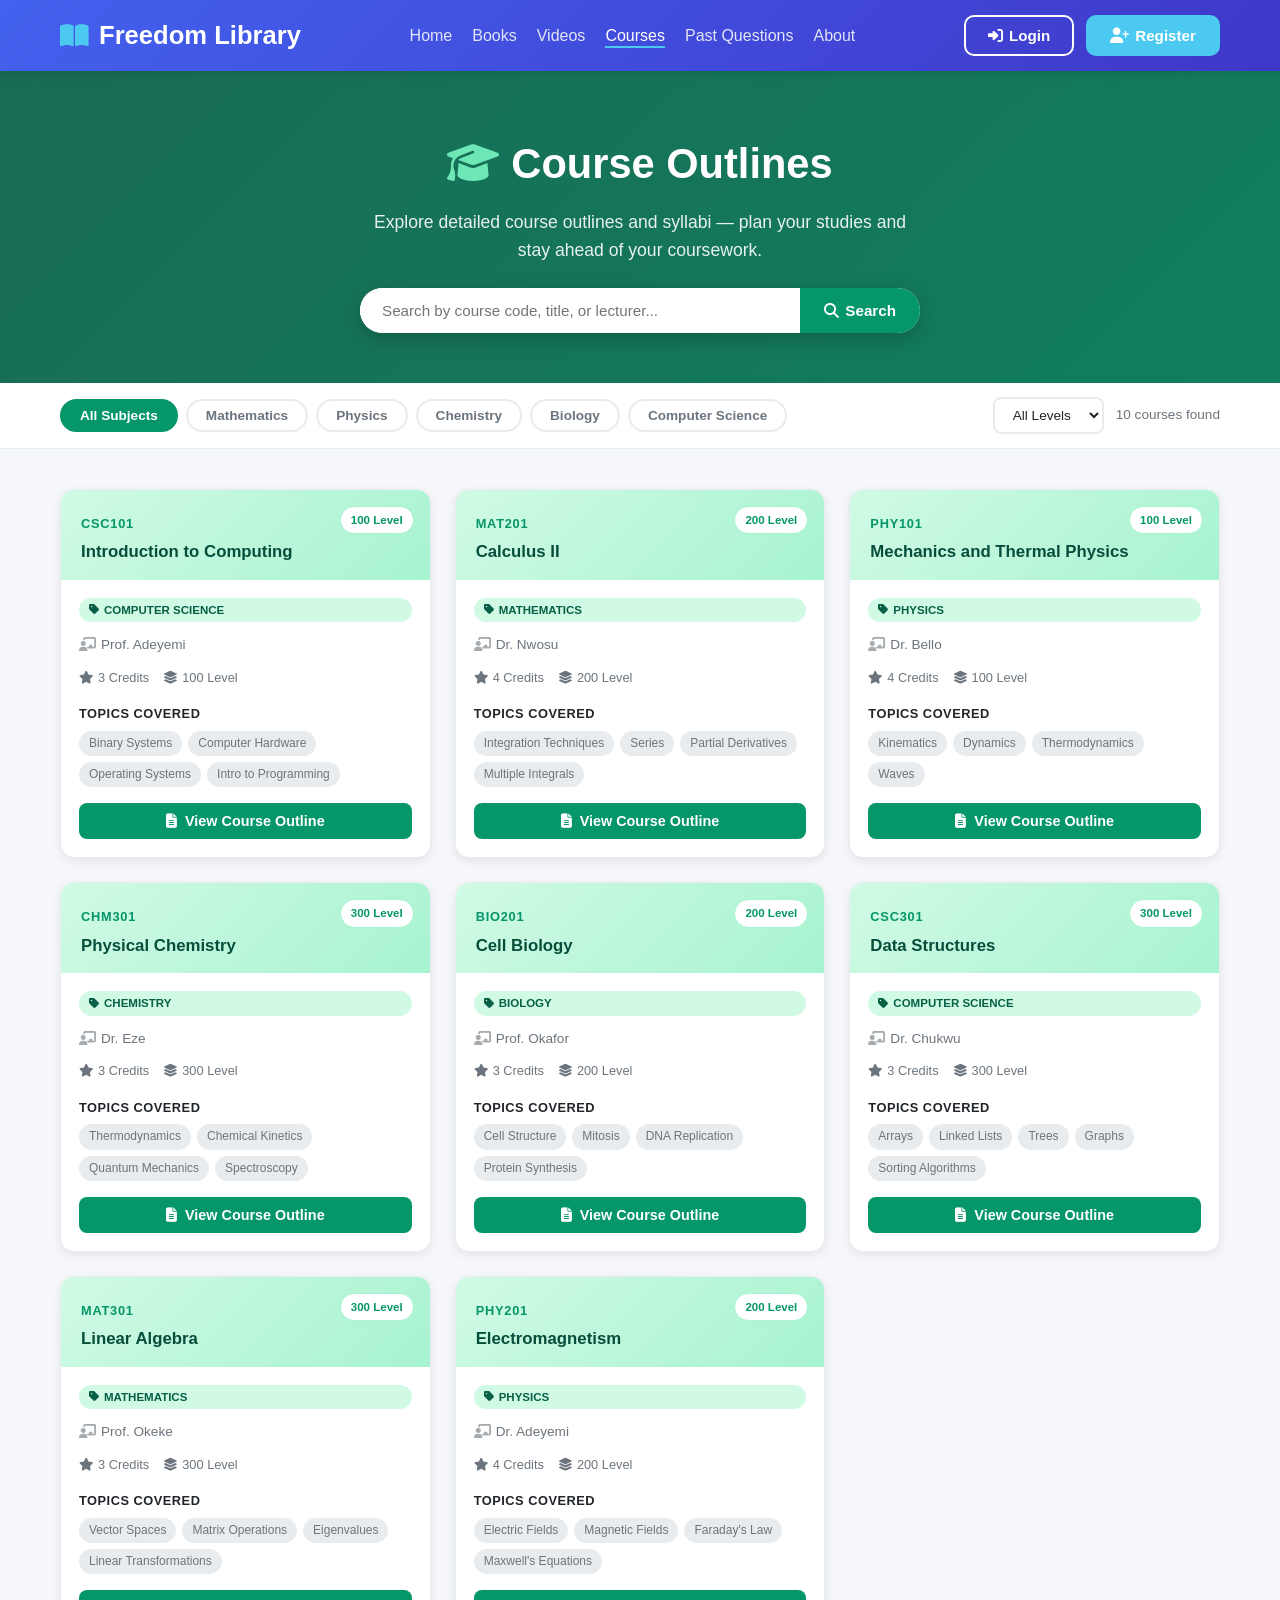
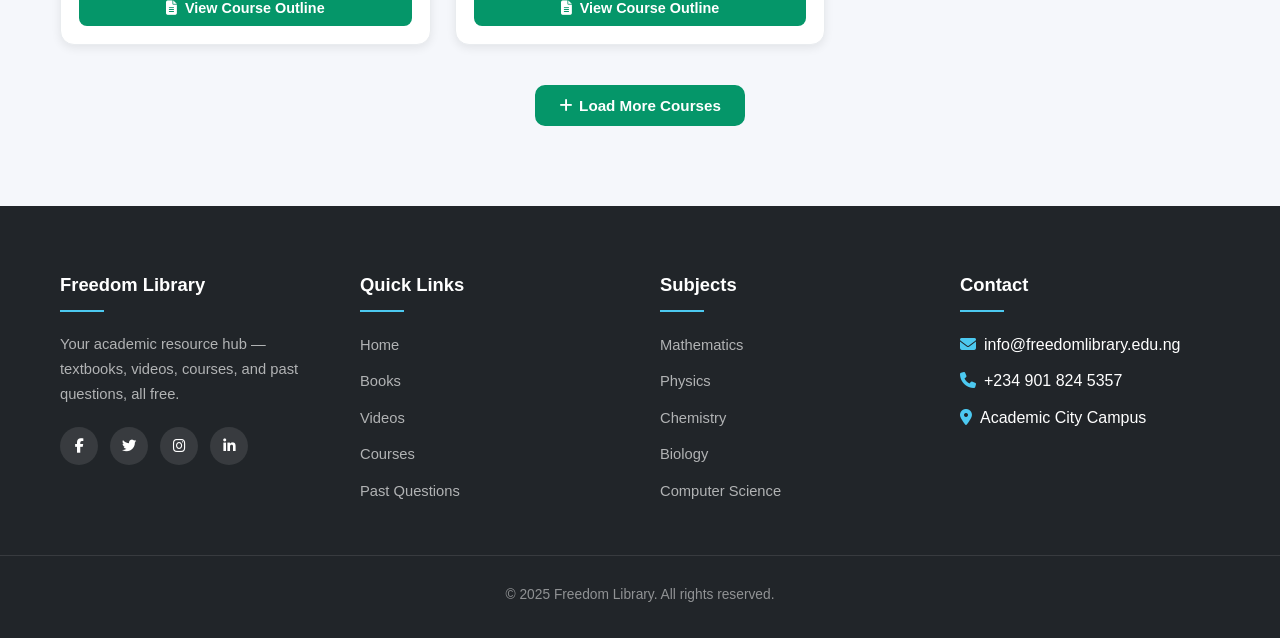
<file: Courses.html>
<!DOCTYPE html>
<html lang="en">
<head>
  <meta charset="UTF-8"/>
  <meta name="viewport" content="width=device-width, initial-scale=1.0"/>
  <title>Courses — Freedom Library</title>
  <link rel="stylesheet" href="./CSS/style.css"/>
  <link rel="stylesheet" href="https://cdnjs.cloudflare.com/ajax/libs/font-awesome/6.4.0/css/all.min.css"/>
  <style>
    .page-hero{background:linear-gradient(135deg,rgba(6,95,70,.92),rgba(4,120,87,.95)),url("https://images.unsplash.com/photo-1454165804606-c3d57bc86b40?w=1200")center/cover;color:white;padding:60px 0 50px;text-align:center}
    .page-hero h1{font-size:2.6rem;font-weight:800;margin-bottom:10px}
    .page-hero p{font-size:1.1rem;opacity:.9;max-width:560px;margin:0 auto 24px}
    .page-search{display:flex;max-width:560px;margin:0 auto;background:white;border-radius:50px;overflow:hidden;box-shadow:0 6px 20px rgba(0,0,0,.2)}
    .page-search input{flex:1;padding:14px 22px;border:none;outline:none;font-size:.95rem;color:#212529}
    .page-search button{padding:0 24px;background:#059669;color:white;border:none;cursor:pointer;font-weight:600;font-size:.95rem;display:flex;align-items:center;gap:6px}
    .page-search button:hover{background:#047857}
    .filter-bar{background:white;border-bottom:1px solid var(--light-gray);padding:14px 0;position:sticky;top:65px;z-index:50}
    .filter-bar-inner{display:flex;align-items:center;gap:12px;flex-wrap:wrap}
    .filter-pills{display:flex;gap:8px;flex-wrap:wrap;flex:1}
    .pill{padding:7px 18px;border-radius:30px;border:2px solid var(--light-gray);background:white;cursor:pointer;font-size:.85rem;font-weight:600;color:var(--gray);transition:var(--transition)}
    .pill:hover,.pill.active{background:#059669;color:white;border-color:#059669}
    .sort-select{padding:8px 14px;border:2px solid var(--light-gray);border-radius:8px;font-size:.85rem;color:var(--dark);background:white;cursor:pointer;outline:none}
    .results-count{font-size:.85rem;color:var(--gray);white-space:nowrap}
    .content-section{padding:40px 0 80px;background:#f5f7fb}
    .resource-grid{display:grid;grid-template-columns:repeat(auto-fill,minmax(300px,1fr));gap:24px}
    .course-card{background:white;border-radius:14px;overflow:hidden;box-shadow:0 3px 10px rgba(0,0,0,.08);transition:var(--transition);border:1px solid var(--light-gray);display:flex;flex-direction:column}
    .course-card:hover{transform:translateY(-5px);box-shadow:0 12px 28px rgba(0,0,0,.12)}
    .course-header{padding:24px 20px 16px;background:linear-gradient(135deg,#d1fae5,#a7f3d0);position:relative}
    .course-code{font-size:.8rem;font-weight:800;text-transform:uppercase;letter-spacing:.06em;color:#059669;margin-bottom:6px}
    .course-header h3{font-size:1.05rem;font-weight:700;color:#064e3b;line-height:1.4;margin-bottom:0}
    .course-level{position:absolute;top:16px;right:16px;background:white;color:#059669;font-size:.72rem;font-weight:700;padding:4px 10px;border-radius:20px;border:1px solid #a7f3d0}
    .course-body{padding:18px;flex:1;display:flex;flex-direction:column}
    .course-subject{display:inline-flex;align-items:center;gap:5px;font-size:.72rem;font-weight:700;text-transform:uppercase;padding:3px 10px;border-radius:20px;margin-bottom:12px;background:#d1fae5;color:#065f46}
    .course-instructor{font-size:.85rem;color:var(--gray);margin-bottom:12px}
    .course-meta{display:flex;gap:14px;font-size:.8rem;color:var(--gray);margin-bottom:16px;flex-wrap:wrap}
    .course-meta span{display:flex;align-items:center;gap:5px}
    .course-topics{margin-bottom:16px}
    .course-topics p{font-size:.8rem;font-weight:700;color:var(--dark);margin-bottom:6px;text-transform:uppercase;letter-spacing:.04em}
    .topic-tags{display:flex;gap:6px;flex-wrap:wrap}
    .topic-tag{background:var(--light-gray);color:var(--gray);font-size:.75rem;padding:3px 10px;border-radius:20px}
    .btn-view{width:100%;display:flex;align-items:center;justify-content:center;gap:8px;padding:10px;background:#059669;color:white;border:none;border-radius:8px;font-size:.9rem;font-weight:600;cursor:pointer;transition:var(--transition);margin-top:auto}
    .btn-view:hover{background:#047857}
    .no-results{text-align:center;padding:60px 20px;color:var(--gray);grid-column:1/-1}
    .no-results i{font-size:3rem;opacity:.25;display:block;margin-bottom:16px}
    .no-results h3{margin-bottom:8px;color:var(--dark)}
    .load-more-wrap{text-align:center;margin-top:40px}
    @media(max-width:640px){.page-hero h1{font-size:2rem}}
  </style>
</head>
<body>
<header>
  <div class="container header-content">
    <div class="logo"><i class="fas fa-book-open"></i><span>Freedom Library</span></div>
    <button class="menu-toggle" onclick="toggleMenu()"><i class="fas fa-bars"></i></button>
    <nav id="main-nav">
      <ul>
        <li><a href="./index.html">Home</a></li>
        <li><a href="./book.html">Books</a></li>
        <li><a href="./videos.html">Videos</a></li>
        <li><a href="./Courses.html" class="active">Courses</a></li>
        <li><a href="./past-questions.html">Past Questions</a></li>
        <li><a href="./about.html">About</a></li>
      </ul>
    </nav>
    <div class="auth-buttons" id="auth-buttons">
      <button class="btn btn-outline" onclick="openModal('login-modal')"><i class="fas fa-sign-in-alt"></i> Login</button>
      <button class="btn btn-primary" onclick="openModal('register-modal')"><i class="fas fa-user-plus"></i> Register</button>
    </div>
    <div class="user-greeting" id="user-greeting">
      <i class="fas fa-user-circle" style="font-size:1.4rem"></i>
      <span id="greeting-name">Student</span>
      <button class="btn btn-outline" onclick="logout()" style="padding:6px 14px;font-size:.85rem"><i class="fas fa-sign-out-alt"></i> Logout</button>
    </div>
  </div>
</header>

<section class="page-hero">
  <div class="container">
    <h1><i class="fas fa-graduation-cap" style="color:#6ee7b7;margin-right:12px"></i>Course Outlines</h1>
    <p>Explore detailed course outlines and syllabi — plan your studies and stay ahead of your coursework.</p>
    <div class="page-search">
      <input type="text" id="course-search" placeholder="Search by course code, title, or lecturer..."/>
      <button onclick="doSearch()"><i class="fas fa-search"></i> Search</button>
    </div>
  </div>
</section>

<div class="filter-bar">
  <div class="container filter-bar-inner">
    <div class="filter-pills">
      <button class="pill active" data-subject="all" onclick="filterSubject('all',this)">All Subjects</button>
      <button class="pill" data-subject="Mathematics" onclick="filterSubject('Mathematics',this)">Mathematics</button>
      <button class="pill" data-subject="Physics" onclick="filterSubject('Physics',this)">Physics</button>
      <button class="pill" data-subject="Chemistry" onclick="filterSubject('Chemistry',this)">Chemistry</button>
      <button class="pill" data-subject="Biology" onclick="filterSubject('Biology',this)">Biology</button>
      <button class="pill" data-subject="Computer Science" onclick="filterSubject('Computer Science',this)">Computer Science</button>
    </div>
    <select class="sort-select" id="level-filter" onchange="applyFilters()">
      <option value="all">All Levels</option>
      <option value="100">100 Level</option>
      <option value="200">200 Level</option>
      <option value="300">300 Level</option>
      <option value="400">400 Level</option>
    </select>
    <span class="results-count" id="results-count"></span>
  </div>
</div>

<section class="content-section">
  <div class="container">
    <div class="resource-grid" id="courses-grid"></div>
    <div class="load-more-wrap" id="load-more-wrap" style="display:none">
      <button class="btn" style="background:#059669;color:white;border-color:#059669" onclick="loadMore()"><i class="fas fa-plus"></i> Load More Courses</button>
    </div>
  </div>
</section>

<footer>
  <div class="container footer-content">
    <div class="footer-column"><h3>Freedom Library</h3><p>Your academic resource hub — textbooks, videos, courses, and past questions, all free.</p><div class="social-links"><a href="#"><i class="fab fa-facebook-f"></i></a><a href="#"><i class="fab fa-twitter"></i></a><a href="#"><i class="fab fa-instagram"></i></a><a href="#"><i class="fab fa-linkedin-in"></i></a></div></div>
    <div class="footer-column"><h3>Quick Links</h3><ul class="footer-links"><li><a href="./index.html">Home</a></li><li><a href="./book.html">Books</a></li><li><a href="./videos.html">Videos</a></li><li><a href="./Courses.html">Courses</a></li><li><a href="./past-questions.html">Past Questions</a></li></ul></div>
    <div class="footer-column"><h3>Subjects</h3><ul class="footer-links"><li><a href="#">Mathematics</a></li><li><a href="#">Physics</a></li><li><a href="#">Chemistry</a></li><li><a href="#">Biology</a></li><li><a href="#">Computer Science</a></li></ul></div>
    <div class="footer-column"><h3>Contact</h3><ul class="footer-links"><li><i class="fas fa-envelope" style="margin-right:8px;color:var(--accent)"></i>info@freedomlibrary.edu.ng</li><li><i class="fas fa-phone" style="margin-right:8px;color:var(--accent)"></i>+234 901 824 5357</li><li><i class="fas fa-map-marker-alt" style="margin-right:8px;color:var(--accent)"></i>Academic City Campus</li></ul></div>
  </div>
  <div class="copyright"><p>&copy; 2025 Freedom Library. All rights reserved.</p></div>
</footer>

<div class="modal-overlay" id="login-modal" onclick="closeModalOutside(event,'login-modal')"><div class="modal"><div class="modal-header"><h2><i class="fas fa-sign-in-alt"></i> Login</h2><button class="close-btn" onclick="closeModal('login-modal')"><i class="fas fa-times"></i></button></div><div class="modal-body"><div class="alert" id="login-alert"></div><form id="login-form" onsubmit="handleLogin(event)"><div class="form-group"><label>Email</label><input type="email" id="login-email" placeholder="Enter your email" required/></div><div class="form-group"><label>Password</label><input type="password" id="login-password" placeholder="Enter your password" required/></div><button type="submit" class="btn btn-primary" id="login-btn"><i class="fas fa-sign-in-alt"></i> Login</button></form><div class="switch-modal">No account? <a onclick="switchModal('login-modal','register-modal')">Register here</a></div></div></div></div>
<div class="modal-overlay" id="register-modal" onclick="closeModalOutside(event,'register-modal')"><div class="modal"><div class="modal-header"><h2><i class="fas fa-user-plus"></i> Register</h2><button class="close-btn" onclick="closeModal('register-modal')"><i class="fas fa-times"></i></button></div><div class="modal-body"><div class="alert" id="register-alert"></div><form id="register-form" onsubmit="handleRegister(event)"><div class="form-group"><label>Full Name</label><input type="text" id="reg-name" placeholder="Enter your full name" required/></div><div class="form-group"><label>Email</label><input type="email" id="reg-email" placeholder="Enter your email" required/></div><div class="form-group"><label>I am a</label><select id="reg-role" style="width:100%;padding:12px 15px;border:2px solid var(--light-gray);border-radius:10px;font-size:.95rem"><option value="student">Student</option><option value="lecturer">Lecturer</option></select></div><div class="form-group"><label>Password</label><input type="password" id="reg-password" placeholder="Min. 8 characters" required minlength="8"/></div><button type="submit" class="btn btn-primary" id="register-btn"><i class="fas fa-user-plus"></i> Create Account</button></form><div class="switch-modal">Already have an account? <a onclick="switchModal('register-modal','login-modal')">Login here</a></div></div></div></div>

<script src="./JS/shared.js"></script>
<script>
const COURSES=[
  {id:1,code:'CSC101',title:'Introduction to Computing',lecturer:'Prof. Adeyemi',subject:'Computer Science',level:'100',credits:3,topics:['Binary Systems','Computer Hardware','Operating Systems','Intro to Programming']},
  {id:2,code:'MAT201',title:'Calculus II',lecturer:'Dr. Nwosu',subject:'Mathematics',level:'200',credits:4,topics:['Integration Techniques','Series','Partial Derivatives','Multiple Integrals']},
  {id:3,code:'PHY101',title:'Mechanics and Thermal Physics',lecturer:'Dr. Bello',subject:'Physics',level:'100',credits:4,topics:['Kinematics','Dynamics','Thermodynamics','Waves']},
  {id:4,code:'CHM301',title:'Physical Chemistry',lecturer:'Dr. Eze',subject:'Chemistry',level:'300',credits:3,topics:['Thermodynamics','Chemical Kinetics','Quantum Mechanics','Spectroscopy']},
  {id:5,code:'BIO201',title:'Cell Biology',lecturer:'Prof. Okafor',subject:'Biology',level:'200',credits:3,topics:['Cell Structure','Mitosis','DNA Replication','Protein Synthesis']},
  {id:6,code:'CSC301',title:'Data Structures',lecturer:'Dr. Chukwu',subject:'Computer Science',level:'300',credits:3,topics:['Arrays','Linked Lists','Trees','Graphs','Sorting Algorithms']},
  {id:7,code:'MAT301',title:'Linear Algebra',lecturer:'Prof. Okeke',subject:'Mathematics',level:'300',credits:3,topics:['Vector Spaces','Matrix Operations','Eigenvalues','Linear Transformations']},
  {id:8,code:'PHY201',title:'Electromagnetism',lecturer:'Dr. Adeyemi',subject:'Physics',level:'200',credits:4,topics:['Electric Fields','Magnetic Fields','Faraday\'s Law','Maxwell\'s Equations']},
  {id:9,code:'CHM101',title:'General Chemistry',lecturer:'Prof. Salami',subject:'Chemistry',level:'100',credits:3,topics:['Atomic Structure','Bonding','Stoichiometry','Reactions']},
  {id:10,code:'CSC401',title:'Software Engineering',lecturer:'Dr. Ibrahim',subject:'Computer Science',level:'400',credits:3,topics:['SDLC','Agile','System Design','Testing','Deployment']},
];
let activeSubject='all',searchTerm='',activeLevel='all',visibleCount=8,_filtered=COURSES;
function renderCourses(list){
  const grid=document.getElementById('courses-grid');
  const wrap=document.getElementById('load-more-wrap');
  const cnt=document.getElementById('results-count');
  _filtered=list;
  if(cnt)cnt.textContent=`${list.length} course${list.length!==1?'s':''} found`;
  if(!list.length){grid.innerHTML=`<div class="no-results"><i class="fas fa-graduation-cap"></i><h3>No courses found</h3><p>Try a different subject or level.</p></div>`;if(wrap)wrap.style.display='none';return;}
  if(wrap)wrap.style.display=list.length>visibleCount?'block':'none';
  grid.innerHTML=list.slice(0,visibleCount).map(c=>`
    <div class="course-card">
      <div class="course-header">
        <div class="course-code">${c.code}</div>
        <h3>${c.title}</h3>
        <span class="course-level">${c.level} Level</span>
      </div>
      <div class="course-body">
        <span class="course-subject"><i class="fas fa-tag"></i> ${c.subject}</span>
        <p class="course-instructor"><i class="fas fa-chalkboard-teacher" style="margin-right:5px;opacity:.6"></i>${c.lecturer}</p>
        <div class="course-meta">
          <span><i class="fas fa-star"></i> ${c.credits} Credits</span>
          <span><i class="fas fa-layer-group"></i> ${c.level} Level</span>
        </div>
        <div class="course-topics">
          <p>Topics Covered</p>
          <div class="topic-tags">${c.topics.map(t=>`<span class="topic-tag">${t}</span>`).join('')}</div>
        </div>
        <button class="btn-view" onclick="handleView(${c.id},'${c.title}')"><i class="fas fa-file-alt"></i> View Course Outline</button>
      </div>
    </div>`).join('');
  grid.querySelectorAll('.course-card').forEach((c,i)=>{c.style.opacity='0';c.style.transform='translateY(16px)';setTimeout(()=>{c.style.transition='opacity .3s ease,transform .3s ease';c.style.opacity='1';c.style.transform='translateY(0)';},i*55);});
}
function applyFilters(){
  let f=COURSES.filter(c=>(activeSubject==='all'||c.subject===activeSubject)&&(activeLevel==='all'||c.level===activeLevel)&&(!searchTerm||c.title.toLowerCase().includes(searchTerm)||c.code.toLowerCase().includes(searchTerm)||c.lecturer.toLowerCase().includes(searchTerm)));
  visibleCount=8;renderCourses(f);
}
function filterSubject(s,btn){activeSubject=s;document.querySelectorAll('.pill').forEach(p=>p.classList.remove('active'));if(btn)btn.classList.add('active');else document.querySelectorAll('.pill').forEach(p=>{if(p.dataset.subject===s)p.classList.add('active');});applyFilters();}
function doSearch(){searchTerm=document.getElementById('course-search').value.trim().toLowerCase();applyFilters();}
function loadMore(){visibleCount+=8;renderCourses(_filtered);}
function handleView(id,title){if(!getUser()){openModal('login-modal');showToast('Please log in to view course outlines.','info');return;}showToast(`Opening "${title}" outline...`,'success');}
document.getElementById('course-search').addEventListener('keydown',e=>{if(e.key==='Enter')doSearch();});
document.getElementById('level-filter').addEventListener('change',e=>{activeLevel=e.target.value;applyFilters();});
applyFilters();
</script>
</body>
</html>
</file>
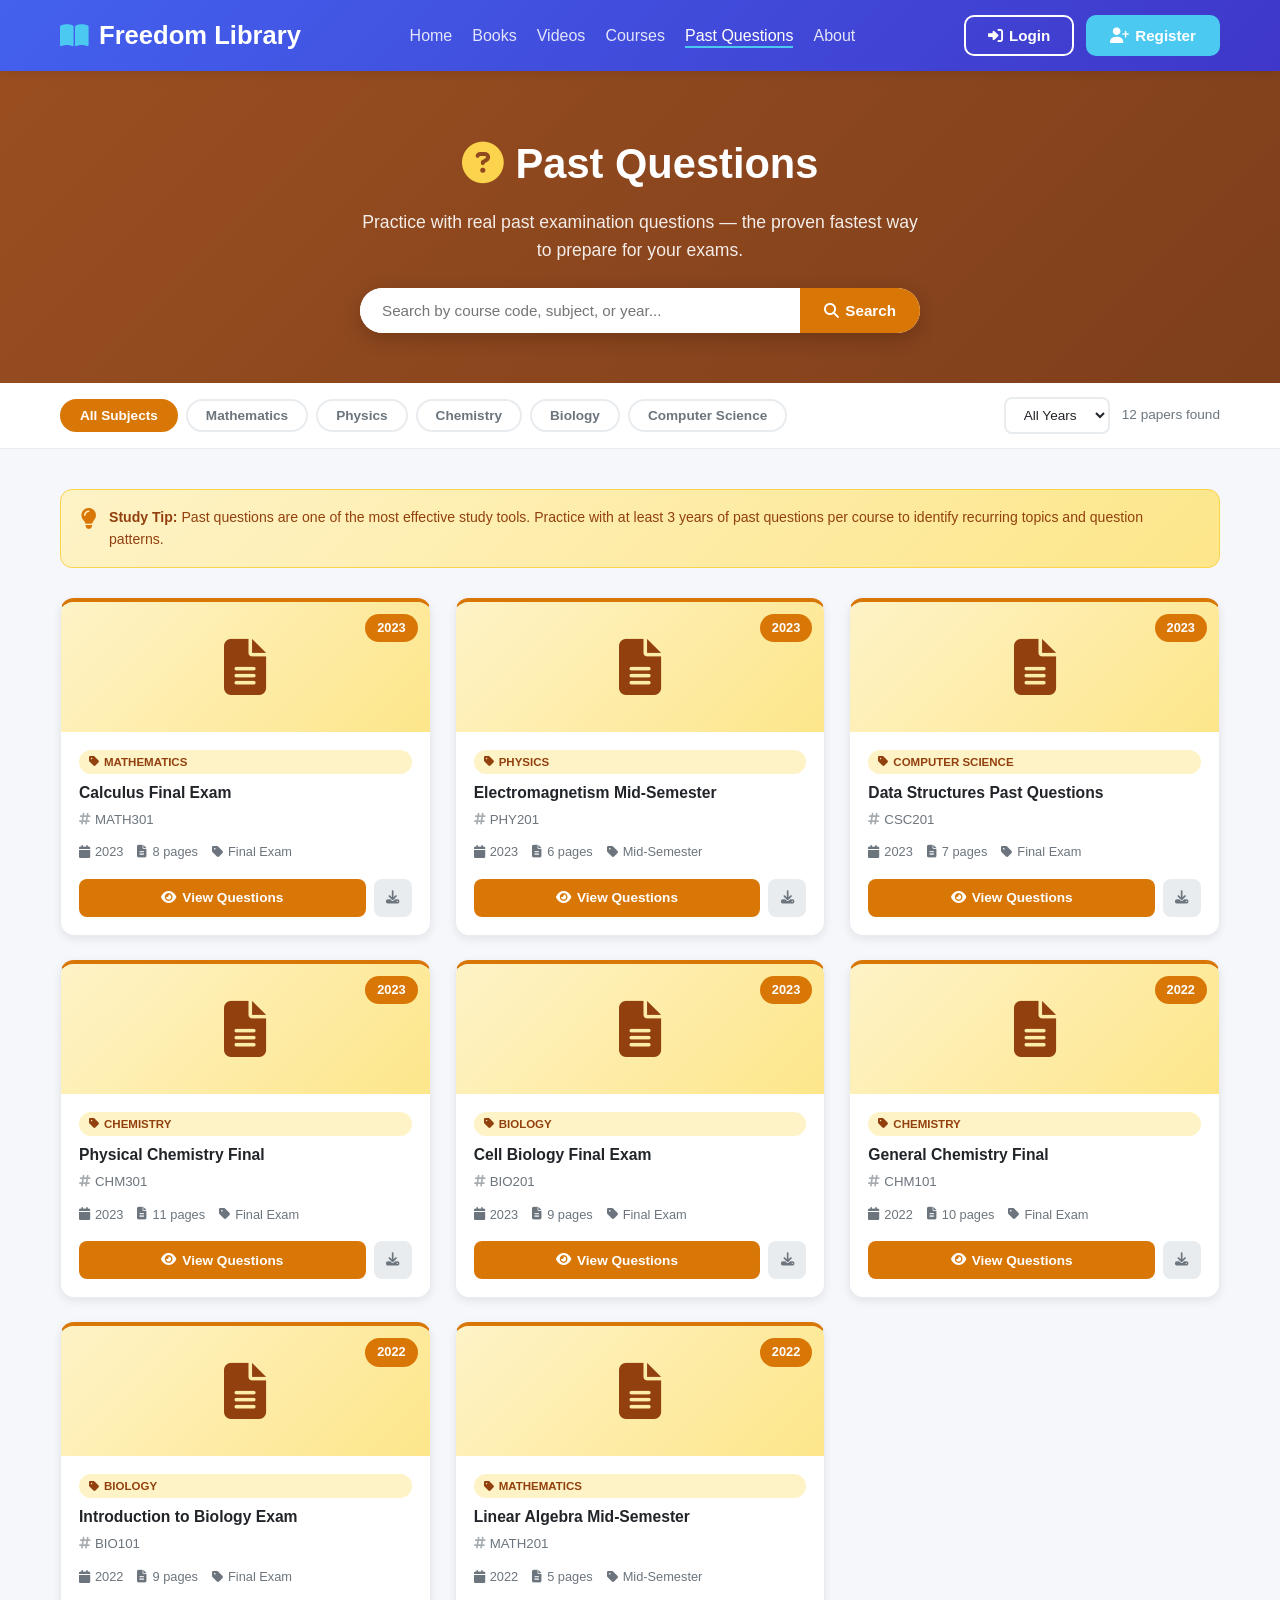
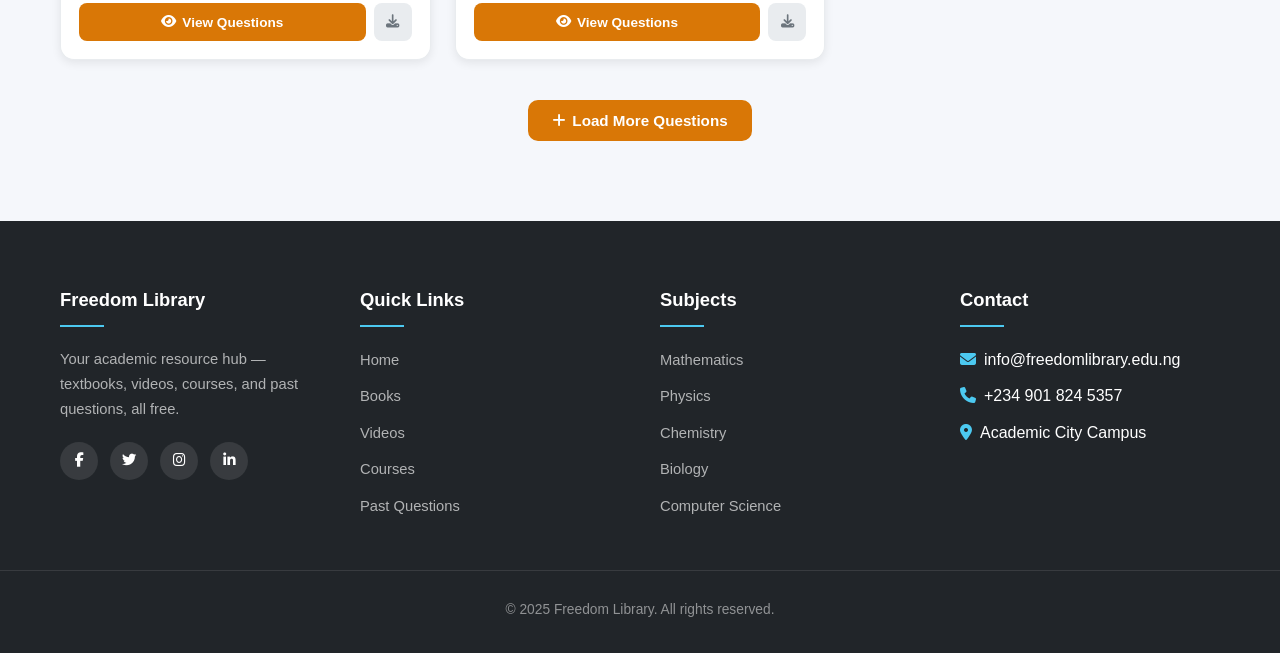
<file: past-questions.html>
<!DOCTYPE html>
<html lang="en">
<head>
  <meta charset="UTF-8"/>
  <meta name="viewport" content="width=device-width, initial-scale=1.0"/>
  <title>Past Questions — Freedom Library</title>
  <link rel="stylesheet" href="./CSS/style.css"/>
  <link rel="stylesheet" href="https://cdnjs.cloudflare.com/ajax/libs/font-awesome/6.4.0/css/all.min.css"/>
  <style>
    .page-hero{background:linear-gradient(135deg,rgba(146,64,14,.92),rgba(120,53,15,.95)),url("https://images.unsplash.com/photo-1606326608606-aa0b62935f2b?w=1200")center/cover;color:white;padding:60px 0 50px;text-align:center}
    .page-hero h1{font-size:2.6rem;font-weight:800;margin-bottom:10px}
    .page-hero p{font-size:1.1rem;opacity:.9;max-width:560px;margin:0 auto 24px}
    .page-search{display:flex;max-width:560px;margin:0 auto;background:white;border-radius:50px;overflow:hidden;box-shadow:0 6px 20px rgba(0,0,0,.2)}
    .page-search input{flex:1;padding:14px 22px;border:none;outline:none;font-size:.95rem;color:#212529}
    .page-search button{padding:0 24px;background:#d97706;color:white;border:none;cursor:pointer;font-weight:600;font-size:.95rem;display:flex;align-items:center;gap:6px}
    .page-search button:hover{background:#b45309}
    .filter-bar{background:white;border-bottom:1px solid var(--light-gray);padding:14px 0;position:sticky;top:65px;z-index:50}
    .filter-bar-inner{display:flex;align-items:center;gap:12px;flex-wrap:wrap}
    .filter-pills{display:flex;gap:8px;flex-wrap:wrap;flex:1}
    .pill{padding:7px 18px;border-radius:30px;border:2px solid var(--light-gray);background:white;cursor:pointer;font-size:.85rem;font-weight:600;color:var(--gray);transition:var(--transition)}
    .pill:hover,.pill.active{background:#d97706;color:white;border-color:#d97706}
    .sort-select{padding:8px 14px;border:2px solid var(--light-gray);border-radius:8px;font-size:.85rem;color:var(--dark);background:white;cursor:pointer;outline:none}
    .results-count{font-size:.85rem;color:var(--gray);white-space:nowrap}
    .content-section{padding:40px 0 80px;background:#f5f7fb}
    .resource-grid{display:grid;grid-template-columns:repeat(auto-fill,minmax(280px,1fr));gap:24px}
    .pq-card{background:white;border-radius:14px;overflow:hidden;box-shadow:0 3px 10px rgba(0,0,0,.08);transition:var(--transition);border:1px solid var(--light-gray);display:flex;flex-direction:column;border-top:4px solid #d97706}
    .pq-card:hover{transform:translateY(-5px);box-shadow:0 12px 28px rgba(0,0,0,.12)}
    .pq-icon{height:130px;background:linear-gradient(135deg,#fef3c7,#fde68a);display:flex;align-items:center;justify-content:center;font-size:3.5rem;color:#92400e;position:relative}
    .year-badge{position:absolute;top:12px;right:12px;background:#d97706;color:white;font-size:.8rem;font-weight:800;padding:4px 12px;border-radius:20px}
    .pq-body{padding:18px;flex:1;display:flex;flex-direction:column}
    .pq-subject{display:inline-flex;align-items:center;gap:5px;font-size:.72rem;font-weight:700;text-transform:uppercase;padding:3px 10px;border-radius:20px;margin-bottom:8px;background:#fef3c7;color:#92400e}
    .pq-body h3{font-size:.98rem;font-weight:700;color:var(--dark);margin-bottom:5px;line-height:1.4}
    .pq-code{font-size:.83rem;color:var(--gray);margin-bottom:12px}
    .pq-meta{display:flex;gap:14px;font-size:.8rem;color:var(--gray);margin-bottom:16px}
    .pq-meta span{display:flex;align-items:center;gap:5px}
    .pq-actions{display:flex;gap:8px;margin-top:auto}
    .btn-view-pq{flex:1;display:flex;align-items:center;justify-content:center;gap:6px;padding:9px;background:#d97706;color:white;border:none;border-radius:8px;font-size:.85rem;font-weight:600;cursor:pointer;transition:var(--transition)}
    .btn-view-pq:hover{background:#b45309}
    .btn-dl{width:38px;height:38px;display:flex;align-items:center;justify-content:center;background:var(--light-gray);color:var(--gray);border:none;border-radius:8px;cursor:pointer;transition:var(--transition)}
    .btn-dl:hover{background:#d1fae5;color:#059669}
    .no-results{text-align:center;padding:60px 20px;color:var(--gray);grid-column:1/-1}
    .no-results i{font-size:3rem;opacity:.25;display:block;margin-bottom:16px}
    .no-results h3{margin-bottom:8px;color:var(--dark)}
    .load-more-wrap{text-align:center;margin-top:40px}
    .tip-banner{background:linear-gradient(135deg,#fef3c7,#fde68a);border:1px solid #fcd34d;border-radius:12px;padding:16px 20px;margin-bottom:30px;display:flex;gap:12px;align-items:flex-start}
    .tip-banner i{color:#d97706;font-size:1.3rem;flex-shrink:0;margin-top:2px}
    .tip-banner p{font-size:.88rem;color:#92400e;line-height:1.6;margin:0}
    @media(max-width:640px){.page-hero h1{font-size:2rem}}
  </style>
</head>
<body>
<header>
  <div class="container header-content">
    <div class="logo"><i class="fas fa-book-open"></i><span>Freedom Library</span></div>
    <button class="menu-toggle" onclick="toggleMenu()"><i class="fas fa-bars"></i></button>
    <nav id="main-nav">
      <ul>
        <li><a href="./index.html">Home</a></li>
        <li><a href="./book.html">Books</a></li>
        <li><a href="./videos.html">Videos</a></li>
        <li><a href="./Courses.html">Courses</a></li>
        <li><a href="./past-questions.html" class="active">Past Questions</a></li>
        <li><a href="./about.html">About</a></li>
      </ul>
    </nav>
    <div class="auth-buttons" id="auth-buttons">
      <button class="btn btn-outline" onclick="openModal('login-modal')"><i class="fas fa-sign-in-alt"></i> Login</button>
      <button class="btn btn-primary" onclick="openModal('register-modal')"><i class="fas fa-user-plus"></i> Register</button>
    </div>
    <div class="user-greeting" id="user-greeting">
      <i class="fas fa-user-circle" style="font-size:1.4rem"></i>
      <span id="greeting-name">Student</span>
      <button class="btn btn-outline" onclick="logout()" style="padding:6px 14px;font-size:.85rem"><i class="fas fa-sign-out-alt"></i> Logout</button>
    </div>
  </div>
</header>

<section class="page-hero">
  <div class="container">
    <h1><i class="fas fa-question-circle" style="color:#fcd34d;margin-right:12px"></i>Past Questions</h1>
    <p>Practice with real past examination questions — the proven fastest way to prepare for your exams.</p>
    <div class="page-search">
      <input type="text" id="pq-search" placeholder="Search by course code, subject, or year..."/>
      <button onclick="doSearch()"><i class="fas fa-search"></i> Search</button>
    </div>
  </div>
</section>

<div class="filter-bar">
  <div class="container filter-bar-inner">
    <div class="filter-pills">
      <button class="pill active" data-subject="all" onclick="filterSubject('all',this)">All Subjects</button>
      <button class="pill" data-subject="Mathematics" onclick="filterSubject('Mathematics',this)">Mathematics</button>
      <button class="pill" data-subject="Physics" onclick="filterSubject('Physics',this)">Physics</button>
      <button class="pill" data-subject="Chemistry" onclick="filterSubject('Chemistry',this)">Chemistry</button>
      <button class="pill" data-subject="Biology" onclick="filterSubject('Biology',this)">Biology</button>
      <button class="pill" data-subject="Computer Science" onclick="filterSubject('Computer Science',this)">Computer Science</button>
    </div>
    <select class="sort-select" id="year-filter" onchange="applyFilters()">
      <option value="all">All Years</option>
      <option value="2024">2024</option>
      <option value="2023">2023</option>
      <option value="2022">2022</option>
      <option value="2021">2021</option>
      <option value="2020">2020</option>
    </select>
    <span class="results-count" id="results-count"></span>
  </div>
</div>

<section class="content-section">
  <div class="container">
    <div class="tip-banner">
      <i class="fas fa-lightbulb"></i>
      <p><strong>Study Tip:</strong> Past questions are one of the most effective study tools. Practice with at least 3 years of past questions per course to identify recurring topics and question patterns.</p>
    </div>
    <div class="resource-grid" id="pq-grid"></div>
    <div class="load-more-wrap" id="load-more-wrap" style="display:none">
      <button class="btn" style="background:#d97706;color:white;border-color:#d97706" onclick="loadMore()"><i class="fas fa-plus"></i> Load More Questions</button>
    </div>
  </div>
</section>

<footer>
  <div class="container footer-content">
    <div class="footer-column"><h3>Freedom Library</h3><p>Your academic resource hub — textbooks, videos, courses, and past questions, all free.</p><div class="social-links"><a href="#"><i class="fab fa-facebook-f"></i></a><a href="#"><i class="fab fa-twitter"></i></a><a href="#"><i class="fab fa-instagram"></i></a><a href="#"><i class="fab fa-linkedin-in"></i></a></div></div>
    <div class="footer-column"><h3>Quick Links</h3><ul class="footer-links"><li><a href="./index.html">Home</a></li><li><a href="./book.html">Books</a></li><li><a href="./videos.html">Videos</a></li><li><a href="./Courses.html">Courses</a></li><li><a href="./past-questions.html">Past Questions</a></li></ul></div>
    <div class="footer-column"><h3>Subjects</h3><ul class="footer-links"><li><a href="#">Mathematics</a></li><li><a href="#">Physics</a></li><li><a href="#">Chemistry</a></li><li><a href="#">Biology</a></li><li><a href="#">Computer Science</a></li></ul></div>
    <div class="footer-column"><h3>Contact</h3><ul class="footer-links"><li><i class="fas fa-envelope" style="margin-right:8px;color:var(--accent)"></i>info@freedomlibrary.edu.ng</li><li><i class="fas fa-phone" style="margin-right:8px;color:var(--accent)"></i>+234 901 824 5357</li><li><i class="fas fa-map-marker-alt" style="margin-right:8px;color:var(--accent)"></i>Academic City Campus</li></ul></div>
  </div>
  <div class="copyright"><p>&copy; 2025 Freedom Library. All rights reserved.</p></div>
</footer>

<div class="modal-overlay" id="login-modal" onclick="closeModalOutside(event,'login-modal')"><div class="modal"><div class="modal-header"><h2><i class="fas fa-sign-in-alt"></i> Login</h2><button class="close-btn" onclick="closeModal('login-modal')"><i class="fas fa-times"></i></button></div><div class="modal-body"><div class="alert" id="login-alert"></div><form id="login-form" onsubmit="handleLogin(event)"><div class="form-group"><label>Email</label><input type="email" id="login-email" placeholder="Enter your email" required/></div><div class="form-group"><label>Password</label><input type="password" id="login-password" placeholder="Enter your password" required/></div><button type="submit" class="btn btn-primary" id="login-btn"><i class="fas fa-sign-in-alt"></i> Login</button></form><div class="switch-modal">No account? <a onclick="switchModal('login-modal','register-modal')">Register here</a></div></div></div></div>
<div class="modal-overlay" id="register-modal" onclick="closeModalOutside(event,'register-modal')"><div class="modal"><div class="modal-header"><h2><i class="fas fa-user-plus"></i> Register</h2><button class="close-btn" onclick="closeModal('register-modal')"><i class="fas fa-times"></i></button></div><div class="modal-body"><div class="alert" id="register-alert"></div><form id="register-form" onsubmit="handleRegister(event)"><div class="form-group"><label>Full Name</label><input type="text" id="reg-name" placeholder="Enter your full name" required/></div><div class="form-group"><label>Email</label><input type="email" id="reg-email" placeholder="Enter your email" required/></div><div class="form-group"><label>I am a</label><select id="reg-role" style="width:100%;padding:12px 15px;border:2px solid var(--light-gray);border-radius:10px;font-size:.95rem"><option value="student">Student</option><option value="lecturer">Lecturer</option></select></div><div class="form-group"><label>Password</label><input type="password" id="reg-password" placeholder="Min. 8 characters" required minlength="8"/></div><button type="submit" class="btn btn-primary" id="register-btn"><i class="fas fa-user-plus"></i> Create Account</button></form><div class="switch-modal">Already have an account? <a onclick="switchModal('register-modal','login-modal')">Login here</a></div></div></div></div>

<script src="./JS/shared.js"></script>
<script>
const PQ=[
  {id:1,code:'MATH301',title:'Calculus Final Exam',subject:'Mathematics',year:2023,semester:'Second',pages:8,type:'Final Exam'},
  {id:2,code:'PHY201',title:'Electromagnetism Mid-Semester',subject:'Physics',year:2023,semester:'First',pages:6,type:'Mid-Semester'},
  {id:3,code:'CHM101',title:'General Chemistry Final',subject:'Chemistry',year:2022,semester:'Second',pages:10,type:'Final Exam'},
  {id:4,code:'CSC201',title:'Data Structures Past Questions',subject:'Computer Science',year:2023,semester:'Second',pages:7,type:'Final Exam'},
  {id:5,code:'BIO101',title:'Introduction to Biology Exam',subject:'Biology',year:2022,semester:'First',pages:9,type:'Final Exam'},
  {id:6,code:'MATH201',title:'Linear Algebra Mid-Semester',subject:'Mathematics',year:2022,semester:'First',pages:5,type:'Mid-Semester'},
  {id:7,code:'PHY101',title:'Mechanics and Thermodynamics',subject:'Physics',year:2021,semester:'Second',pages:8,type:'Final Exam'},
  {id:8,code:'CHM301',title:'Physical Chemistry Final',subject:'Chemistry',year:2023,semester:'Second',pages:11,type:'Final Exam'},
  {id:9,code:'CSC101',title:'Introduction to Computing',subject:'Computer Science',year:2021,semester:'First',pages:6,type:'Final Exam'},
  {id:10,code:'BIO201',title:'Cell Biology Final Exam',subject:'Biology',year:2023,semester:'Second',pages:9,type:'Final Exam'},
  {id:11,code:'MATH401',title:'Numerical Methods Final',subject:'Mathematics',year:2021,semester:'Second',pages:7,type:'Final Exam'},
  {id:12,code:'PHY301',title:'Quantum Mechanics Mid-Semester',subject:'Physics',year:2022,semester:'First',pages:5,type:'Mid-Semester'},
];
let activeSubject='all',searchTerm='',activeYear='all',visibleCount=8,_filtered=PQ;
function renderPQ(list){
  const grid=document.getElementById('pq-grid');
  const wrap=document.getElementById('load-more-wrap');
  const cnt=document.getElementById('results-count');
  _filtered=list;
  if(cnt)cnt.textContent=`${list.length} paper${list.length!==1?'s':''} found`;
  if(!list.length){grid.innerHTML=`<div class="no-results"><i class="fas fa-question-circle"></i><h3>No past questions found</h3><p>Try a different subject or year.</p></div>`;if(wrap)wrap.style.display='none';return;}
  if(wrap)wrap.style.display=list.length>visibleCount?'block':'none';
  grid.innerHTML=list.slice(0,visibleCount).map(q=>`
    <div class="pq-card">
      <div class="pq-icon">
        <i class="fas fa-file-alt"></i>
        <span class="year-badge">${q.year}</span>
      </div>
      <div class="pq-body">
        <span class="pq-subject"><i class="fas fa-tag"></i> ${q.subject}</span>
        <h3>${q.title}</h3>
        <p class="pq-code"><i class="fas fa-hashtag" style="margin-right:4px;opacity:.6"></i>${q.code}</p>
        <div class="pq-meta">
          <span><i class="fas fa-calendar"></i> ${q.year}</span>
          <span><i class="fas fa-file-alt"></i> ${q.pages} pages</span>
          <span><i class="fas fa-tag"></i> ${q.type}</span>
        </div>
        <div class="pq-actions">
          <button class="btn-view-pq" onclick="handleView(${q.id},'${q.title}')"><i class="fas fa-eye"></i> View Questions</button>
          <button class="btn-dl" title="Download" onclick="handleDownload(${q.id},'${q.title}')"><i class="fas fa-download"></i></button>
        </div>
      </div>
    </div>`).join('');
  grid.querySelectorAll('.pq-card').forEach((c,i)=>{c.style.opacity='0';c.style.transform='translateY(16px)';setTimeout(()=>{c.style.transition='opacity .3s ease,transform .3s ease';c.style.opacity='1';c.style.transform='translateY(0)';},i*55);});
}
function applyFilters(){
  let f=PQ.filter(q=>(activeSubject==='all'||q.subject===activeSubject)&&(activeYear==='all'||String(q.year)===activeYear)&&(!searchTerm||q.title.toLowerCase().includes(searchTerm)||q.code.toLowerCase().includes(searchTerm)||q.subject.toLowerCase().includes(searchTerm)));
  f.sort((a,b)=>b.year-a.year);
  visibleCount=8;renderPQ(f);
}
function filterSubject(s,btn){activeSubject=s;document.querySelectorAll('.pill').forEach(p=>p.classList.remove('active'));if(btn)btn.classList.add('active');else document.querySelectorAll('.pill').forEach(p=>{if(p.dataset.subject===s)p.classList.add('active');});applyFilters();}
function doSearch(){searchTerm=document.getElementById('pq-search').value.trim().toLowerCase();applyFilters();}
function loadMore(){visibleCount+=8;renderPQ(_filtered);}
function handleView(id,title){if(!getUser()){openModal('login-modal');showToast('Please log in to view past questions.','info');return;}showToast(`Opening "${title}"...`,'success');}
function handleDownload(id,title){if(!getUser()){openModal('login-modal');showToast('Please log in to download.','info');return;}showToast(`Downloading "${title}"...`,'success');}
document.getElementById('pq-search').addEventListener('keydown',e=>{if(e.key==='Enter')doSearch();});
document.getElementById('year-filter').addEventListener('change',e=>{activeYear=e.target.value;applyFilters();});
applyFilters();
</script>
</body>
</html>
</file>
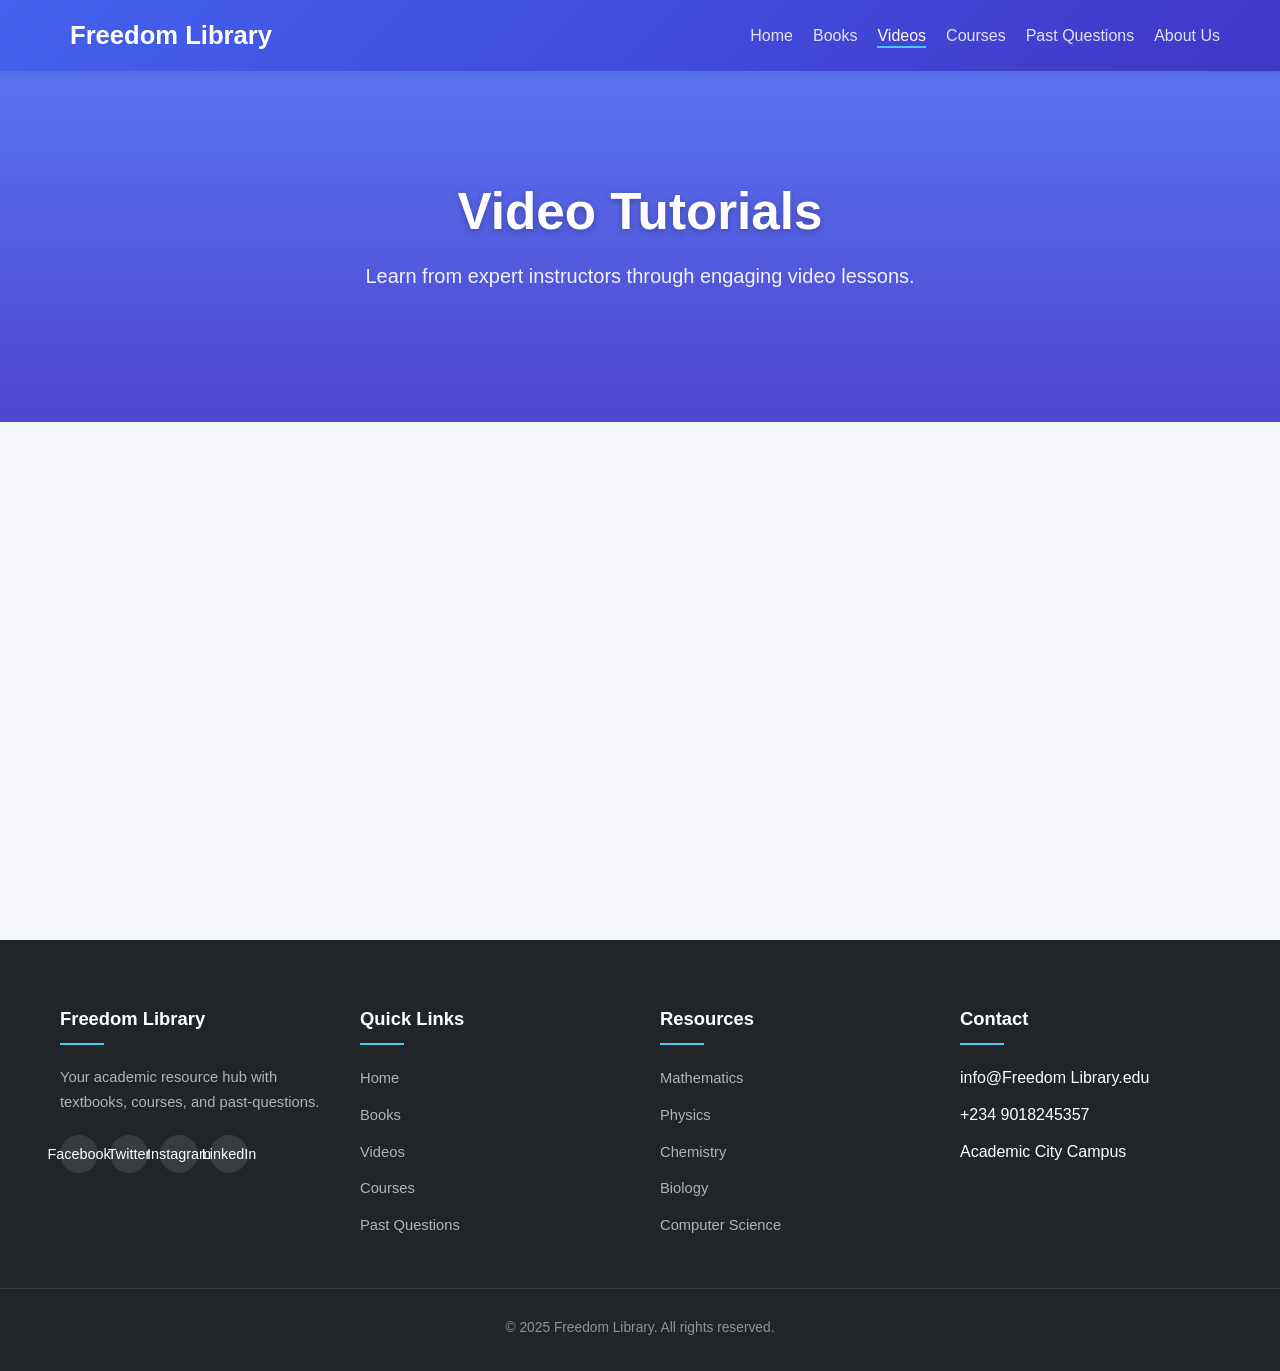
<file: videos.html>
<!DOCTYPE html>
<html lang="en">
  <head>
    <meta charset="UTF-8" />
    <meta name="viewport" content="width=device-width, initial-scale=1.0" />
    <title>Videos - Freedom Library</title>
    <link rel="stylesheet" href="./CSS/style.css" />
  </head>
  <body>
    <header>
      <div class="container header-content">
        <div class="logo">
          <i class="fas fa-book-open"></i>
          <span>Freedom Library</span>
        </div>
        <nav>
          <ul>
            <li><a href="./index.html">Home</a></li>
            <li><a href="./book.html">Books</a></li>
            <li><a href="./videos.html" class="active">Videos</a></li>
            <li><a href="./Courses.html">Courses</a></li>
            <li><a href="./Past Questions.html">Past Questions</a></li>
            <li><a href="./about.html">About Us</a></li>
          </ul>
        </nav>
      </div>
    </header>

    <section class="hero">
      <div class="container">
        <h1>Video Tutorials</h1>
        <p>Learn from expert instructors through engaging video lessons.</p>
      </div>
    </section>

    <section class="resources">
      <div class="container">
        <div class="resource-grid">
          <div class="resource-card">
            <div class="resource-img"><i class="fas fa-video"></i></div>
            <div class="resource-info">
              <h3>Quantum Physics Explained</h3>
              <p>Dr. Wilson</p>
              <div class="resource-meta">
                <span><i class="fas fa-tag"></i> Physics</span>
                <span><i class="fas fa-clock"></i> 60 min</span>
              </div>
              <a href="#" class="btn-small">Watch Video</a>
            </div>
          </div>
        </div>
      </div>
    </section>

    <!-- Footer -->
    <footer>
      <div class="container footer-content">
        <div class="footer-column">
          <h3>Freedom Library</h3>
          <p>
            Your academic resource hub with textbooks, courses, and
            past-questions.
          </p>
          <div class="social-links">
            <a href="#" title="Facebook" aria-label="Facebook"
              ><i class="fab fa-facebook-f" aria-hidden="true"></i
              ><span class="sr-only">Facebook</span></a
            >
            <a href="#" title="Twitter" aria-label="Twitter"
              ><i class="fab fa-twitter" aria-hidden="true"></i
              ><span class="sr-only">Twitter</span></a
            >
            <a href="#" title="Instagram" aria-label="Instagram"
              ><i class="fab fa-instagram" aria-hidden="true"></i
              ><span class="sr-only">Instagram</span></a
            >
            <a href="#" title="LinkedIn" aria-label="LinkedIn"
              ><i class="fab fa-linkedin-in" aria-hidden="true"></i
              ><span class="sr-only">LinkedIn</span></a
            >
          </div>
        </div>
        <div class="footer-column">
          <h3>Quick Links</h3>
          <ul class="footer-links">
            <li><a href="./index.html">Home</a></li>
            <li><a href="./book.html">Books</a></li>
            <li><a href="./videos.html">Videos</a></li>
            <li><a href="./Courses.html">Courses</a></li>
            <li><a href="./Past Questions.html">Past Questions</a></li>
          </ul>
        </div>
        <div class="footer-column">
          <h3>Resources</h3>
          <ul class="footer-links">
            <li><a href="#">Mathematics</a></li>
            <li><a href="#">Physics</a></li>
            <li><a href="#">Chemistry</a></li>
            <li><a href="#">Biology</a></li>
            <li><a href="#">Computer Science</a></li>
          </ul>
        </div>
        <div class="footer-column">
          <h3>Contact</h3>
          <ul class="footer-links">
            <li><i class="fas fa-envelope"></i> info@Freedom Library.edu</li>
            <li><i class="fas fa-phone"></i> +234 9018245357</li>
            <li><i class="fas fa-map-marker-alt"></i> Academic City Campus</li>
          </ul>
        </div>
      </div>
      <div class="copyright">
        <p>&copy; 2025 Freedom Library. All rights reserved.</p>
      </div>
    </footer>
  </body>
</html>
</file>
<file: CSS/style.css>
/* ================================================================
   style.css — Freedom Library · Complete Stylesheet
   ================================================================ */

:root {
  --primary: #4361ee;
  --secondary: #3f37c9;
  --accent: #4cc9f0;
  --light: #f8f9fa;
  --dark: #212529;
  --success: #4caf50;
  --warning: #ff9800;
  --danger: #f44336;
  --gray: #6c757d;
  --light-gray: #e9ecef;
  --border-radius: 10px;
  --box-shadow: 0 4px 12px rgba(0, 0, 0, 0.09);
  --shadow-lg: 0 10px 30px rgba(0, 0, 0, 0.12);
  --transition: all 0.3s ease;
}

*,
*::before,
*::after {
  box-sizing: border-box;
  margin: 0;
  padding: 0;
}
html {
  scroll-behavior: smooth;
}
body {
  background: #f5f7fb;
  color: var(--dark);
  line-height: 1.6;
  font-family: "Segoe UI", Tahoma, Geneva, Verdana, sans-serif;
}
img {
  max-width: 100%;
  display: block;
}
a {
  color: var(--primary);
  text-decoration: none;
}
a:hover {
  text-decoration: underline;
}

.container {
  width: 100%;
  max-width: 1200px;
  margin: 0 auto;
  padding: 0 20px;
}

/* Scroll reveal */
.features,
.resources,
.testimonials,
.stats-bar {
  opacity: 0;
  transform: translateY(24px);
  transition:
    opacity 0.6s ease,
    transform 0.6s ease;
}
.features.revealed,
.resources.revealed,
.testimonials.revealed,
.stats-bar.revealed {
  opacity: 1;
  transform: translateY(0);
}

/* ── HEADER ── */
header {
  background: linear-gradient(135deg, var(--primary), var(--secondary));
  color: white;
  padding: 15px 0;
  position: sticky;
  top: 0;
  z-index: 100;
  box-shadow: 0 2px 10px rgba(0, 0, 0, 0.1);
  transition: box-shadow 0.3s ease;
}
.header-content {
  display: flex;
  justify-content: space-between;
  align-items: center;
  gap: 20px;
}
.logo {
  display: flex;
  align-items: center;
  gap: 10px;
  font-size: 1.6rem;
  font-weight: 700;
  white-space: nowrap;
}
.logo i {
  color: var(--accent);
}
nav ul {
  display: flex;
  list-style: none;
  gap: 20px;
}
nav a {
  color: rgba(255, 255, 255, 0.85);
  font-weight: 500;
  font-size: 1rem;
  transition: var(--transition);
  position: relative;
  padding-bottom: 4px;
}
nav a::after {
  content: "";
  position: absolute;
  bottom: 0;
  left: 0;
  width: 0;
  height: 2px;
  background: var(--accent);
  transition: var(--transition);
}
nav a:hover,
nav a.active {
  color: white;
  text-decoration: none;
}
nav a:hover::after,
nav a.active::after {
  width: 100%;
}
.auth-buttons {
  display: flex;
  gap: 12px;
  flex-shrink: 0;
}
.auth-buttons.hidden {
  display: none;
}
.user-greeting {
  display: none;
  align-items: center;
  gap: 10px;
  color: white;
  font-weight: 600;
}
.user-greeting.show {
  display: flex;
}
.menu-toggle {
  display: none;
  background: none;
  border: none;
  color: white;
  font-size: 1.5rem;
  cursor: pointer;
  padding: 4px;
}

/* ── BUTTONS ── */
.btn {
  display: inline-flex;
  align-items: center;
  gap: 6px;
  padding: 10px 22px;
  border-radius: var(--border-radius);
  font-weight: 600;
  cursor: pointer;
  transition: var(--transition);
  border: 2px solid transparent;
  font-size: 0.95rem;
  white-space: nowrap;
}
.btn:hover {
  transform: translateY(-2px);
  box-shadow: var(--box-shadow);
  text-decoration: none;
}
.btn-primary {
  background: var(--accent);
  color: white;
  border-color: var(--accent);
}
.btn-outline {
  background: transparent;
  border-color: white;
  color: white;
}
.btn-secondary {
  background: var(--primary);
  color: white;
  border-color: var(--primary);
}
.btn:disabled {
  opacity: 0.6;
  cursor: not-allowed;
  transform: none;
}
.btn-accent {
  background: var(--accent);
  color: white;
  border: none;
  padding: 14px 38px;
  font-size: 1.05rem;
  border-radius: 50px;
  cursor: pointer;
  font-weight: 700;
  transition: var(--transition);
  display: inline-flex;
  align-items: center;
  gap: 8px;
}
.btn-accent:hover {
  transform: translateY(-3px);
  box-shadow: 0 8px 20px rgba(0, 0, 0, 0.2);
  text-decoration: none;
}
.btn-small {
  display: inline-flex;
  align-items: center;
  gap: 6px;
  padding: 8px 16px;
  background: var(--primary);
  color: white;
  border: none;
  border-radius: var(--border-radius);
  cursor: pointer;
  font-size: 0.88rem;
  font-weight: 600;
  transition: var(--transition);
  margin-top: 14px;
}
.btn-small:hover {
  background: var(--secondary);
  transform: translateY(-1px);
  text-decoration: none;
}

/* ── HERO ── */
.hero {
  background:
    linear-gradient(rgba(67, 97, 238, 0.88), rgba(63, 55, 201, 0.92)),
    url("https://images.unsplash.com/photo-1497636577773-f1231844b336?ixlib=rb-4.0.3")
      center/cover no-repeat;
  color: white;
  padding: 110px 0 90px;
  text-align: center;
}
.hero h1 {
  font-size: 3.2rem;
  font-weight: 800;
  margin-bottom: 18px;
  text-shadow: 0 2px 6px rgba(0, 0, 0, 0.25);
  line-height: 1.2;
}
.hero p {
  font-size: 1.25rem;
  max-width: 680px;
  margin: 0 auto 40px;
  opacity: 0.92;
}
.search-container {
  max-width: 700px;
  margin: 0 auto;
}
.search-bar {
  display: flex;
  background: white;
  border-radius: 50px;
  overflow: hidden;
  box-shadow: 0 6px 20px rgba(0, 0, 0, 0.18);
}
.search-bar input {
  flex: 1;
  padding: 18px 24px;
  border: none;
  outline: none;
  font-size: 1rem;
  color: var(--dark);
}
.search-bar button {
  padding: 0 28px;
  background: var(--accent);
  color: white;
  border: none;
  cursor: pointer;
  font-size: 1rem;
  font-weight: 600;
  transition: background 0.2s;
  display: flex;
  align-items: center;
  gap: 8px;
}
.search-bar button:hover {
  background: #38b6e0;
}
.filters {
  display: flex;
  justify-content: center;
  gap: 10px;
  margin-top: 18px;
  flex-wrap: wrap;
}
.filters input[type="radio"] {
  display: none;
}
.filters label {
  background: rgba(255, 255, 255, 0.2);
  color: white;
  border-radius: 30px;
  padding: 7px 20px;
  cursor: pointer;
  transition: var(--transition);
  backdrop-filter: blur(8px);
  font-size: 0.9rem;
  font-weight: 500;
  border: 1px solid rgba(255, 255, 255, 0.25);
}
.filters input[type="radio"]:checked + label,
.filters label:hover {
  background: var(--accent);
  border-color: var(--accent);
}

/* ── STATS BAR ── */
.stats-bar {
  background: linear-gradient(135deg, var(--primary), var(--secondary));
  color: white;
  padding: 36px 0;
}
.stats-grid {
  display: grid;
  grid-template-columns: repeat(auto-fit, minmax(160px, 1fr));
  gap: 20px;
  text-align: center;
}
.stat-item {
  padding: 8px;
}
.stat-num {
  display: block;
  font-size: 2.4rem;
  font-weight: 800;
  color: var(--accent);
  line-height: 1.1;
}
.stat-label {
  font-size: 0.9rem;
  opacity: 0.88;
  margin-top: 6px;
  font-weight: 500;
}

/* ── SECTION TITLE ── */
.section-title {
  text-align: center;
  margin-bottom: 52px;
}
.section-title h2 {
  font-size: 2.3rem;
  color: var(--secondary);
  margin-bottom: 14px;
  font-weight: 700;
}
.section-title p {
  color: var(--gray);
  max-width: 620px;
  margin: 0 auto;
  font-size: 1.1rem;
}

/* ── FEATURES ── */
.features {
  padding: 90px 0;
  background: white;
}
.features-grid {
  display: grid;
  grid-template-columns: repeat(auto-fit, minmax(240px, 1fr));
  gap: 28px;
}
.feature-card {
  background: var(--light);
  border-radius: 14px;
  padding: 36px 24px;
  text-align: center;
  box-shadow: var(--box-shadow);
  transition: var(--transition);
  border: 1px solid transparent;
}
.feature-card:hover {
  transform: translateY(-8px);
  box-shadow: var(--shadow-lg);
  border-color: rgba(67, 97, 238, 0.12);
}
.feature-icon {
  width: 76px;
  height: 76px;
  background: linear-gradient(135deg, var(--primary), var(--secondary));
  border-radius: 50%;
  display: flex;
  align-items: center;
  justify-content: center;
  margin: 0 auto 20px;
  color: white;
  font-size: 1.9rem;
  box-shadow: 0 4px 14px rgba(67, 97, 238, 0.3);
}
.feature-card h3 {
  margin-bottom: 12px;
  color: var(--secondary);
  font-size: 1.15rem;
}
.feature-card p {
  color: var(--gray);
  font-size: 0.95rem;
  line-height: 1.65;
}

/* ── RESOURCES ── */
.resources {
  padding: 90px 0;
  background: #f0f4f8;
}
.resource-tabs {
  display: flex;
  justify-content: center;
  gap: 10px;
  margin-bottom: 40px;
  flex-wrap: wrap;
}
.tab-btn {
  display: inline-flex;
  align-items: center;
  gap: 7px;
  padding: 11px 26px;
  background: white;
  border: 2px solid var(--light-gray);
  border-radius: var(--border-radius);
  cursor: pointer;
  font-weight: 600;
  font-size: 0.9rem;
  transition: var(--transition);
  color: var(--dark);
}
.tab-btn:hover,
.tab-btn.active {
  background: var(--primary);
  color: white;
  border-color: var(--primary);
  transform: translateY(-1px);
}
.resource-grid {
  display: grid;
  grid-template-columns: repeat(auto-fill, minmax(250px, 1fr));
  gap: 26px;
}
.resource-card {
  background: white;
  border-radius: 14px;
  overflow: hidden;
  box-shadow: var(--box-shadow);
  transition: var(--transition);
  border: 1px solid var(--light-gray);
}
.resource-card:hover {
  transform: translateY(-6px);
  box-shadow: var(--shadow-lg);
  border-color: rgba(67, 97, 238, 0.15);
}
.resource-img {
  height: 160px;
  display: flex;
  align-items: center;
  justify-content: center;
  font-size: 3.5rem;
}
.resource-img.book {
  background: linear-gradient(135deg, #dbeafe, #bfdbfe);
  color: #1d4ed8;
}
.resource-img.video {
  background: linear-gradient(135deg, #fce7f3, #fbcfe8);
  color: #9d174d;
}
.resource-img.course {
  background: linear-gradient(135deg, #d1fae5, #a7f3d0);
  color: #065f46;
}
.resource-img.past {
  background: linear-gradient(135deg, #fef3c7, #fde68a);
  color: #92400e;
}
.resource-info {
  padding: 18px;
}
.resource-info h3 {
  margin-bottom: 6px;
  color: var(--dark);
  font-size: 1rem;
  font-weight: 600;
  line-height: 1.4;
}
.resource-author {
  color: var(--gray);
  font-size: 0.85rem;
  margin-bottom: 2px;
}
.resource-meta {
  display: flex;
  justify-content: space-between;
  color: var(--gray);
  font-size: 0.82rem;
  margin-top: 12px;
}
.resource-meta span {
  display: flex;
  align-items: center;
  gap: 5px;
}
.type-badge {
  display: inline-block;
  padding: 3px 10px;
  border-radius: 20px;
  font-size: 0.72rem;
  font-weight: 700;
  text-transform: uppercase;
  margin-bottom: 8px;
  letter-spacing: 0.04em;
}
.badge-book {
  background: #dbeafe;
  color: #1d4ed8;
}
.badge-video {
  background: #fce7f3;
  color: #9d174d;
}
.badge-course {
  background: #d1fae5;
  color: #065f46;
}
.badge-past {
  background: #fef3c7;
  color: #92400e;
}
.no-results {
  text-align: center;
  color: var(--gray);
  padding: 50px 20px;
  grid-column: 1/-1;
}
.no-results i {
  font-size: 2.5rem;
  opacity: 0.3;
  margin-bottom: 14px;
  display: block;
}
.no-results p {
  font-size: 1.1rem;
  font-weight: 600;
  margin-bottom: 6px;
}
.no-results span {
  font-size: 0.9rem;
}

/* ── TESTIMONIALS ── */
.testimonials {
  padding: 90px 0;
  background: white;
}
.testimonials-grid {
  display: grid;
  grid-template-columns: repeat(auto-fit, minmax(280px, 1fr));
  gap: 28px;
  margin-top: 40px;
}
.testimonial-card {
  background: var(--light);
  border-radius: 14px;
  padding: 30px;
  box-shadow: var(--box-shadow);
  position: relative;
  border-left: 4px solid var(--primary);
  transition: var(--transition);
}
.testimonial-card:hover {
  transform: translateY(-5px);
  box-shadow: var(--shadow-lg);
}
.testimonial-card .quote {
  font-size: 3.5rem;
  color: var(--primary);
  opacity: 0.15;
  position: absolute;
  top: 10px;
  left: 16px;
  font-family: Georgia, serif;
  line-height: 1;
}
.testimonial-card p {
  font-style: italic;
  color: var(--gray);
  margin-bottom: 22px;
  line-height: 1.75;
  padding-top: 12px;
}
.stars {
  color: #f59e0b;
  font-size: 0.85rem;
  margin-bottom: 6px;
}
.testimonial-author {
  display: flex;
  align-items: center;
  gap: 12px;
}
.author-avatar {
  width: 48px;
  height: 48px;
  border-radius: 50%;
  background: linear-gradient(135deg, var(--primary), var(--accent));
  display: flex;
  align-items: center;
  justify-content: center;
  color: white;
  font-size: 1rem;
  font-weight: 700;
  flex-shrink: 0;
}
.author-info strong {
  display: block;
  font-size: 0.93rem;
  color: var(--dark);
}
.author-info span {
  font-size: 0.8rem;
  color: var(--gray);
}

/* ── CTA BANNER ── */
.cta-banner {
  background: linear-gradient(135deg, var(--primary), var(--secondary));
  color: white;
  padding: 80px 0;
  text-align: center;
}
.cta-banner h2 {
  font-size: 2.2rem;
  margin-bottom: 14px;
  font-weight: 700;
}
.cta-banner p {
  font-size: 1.1rem;
  opacity: 0.9;
  margin-bottom: 32px;
  max-width: 540px;
  margin-left: auto;
  margin-right: auto;
}

/* ── MODALS ── */
.modal-overlay {
  display: none;
  position: fixed;
  inset: 0;
  background: rgba(0, 0, 0, 0.65);
  justify-content: center;
  align-items: center;
  z-index: 1000;
  backdrop-filter: blur(4px);
  padding: 20px;
}
.modal-overlay.open {
  display: flex;
  animation: fadeIn 0.2s ease;
}
@keyframes fadeIn {
  from {
    opacity: 0;
  }
  to {
    opacity: 1;
  }
}
@keyframes slideUp {
  from {
    transform: translateY(30px);
    opacity: 0;
  }
  to {
    transform: translateY(0);
    opacity: 1;
  }
}
.modal {
  background: white;
  border-radius: 14px;
  max-width: 430px;
  width: 100%;
  box-shadow: 0 24px 48px rgba(0, 0, 0, 0.22);
  overflow: hidden;
  animation: slideUp 0.25s ease;
}
.modal-header {
  background: linear-gradient(135deg, var(--primary), var(--secondary));
  color: white;
  padding: 22px 24px;
  display: flex;
  justify-content: space-between;
  align-items: center;
}
.modal-header h2 {
  margin: 0;
  font-size: 1.25rem;
  display: flex;
  align-items: center;
  gap: 10px;
}
.close-btn {
  background: none;
  border: none;
  color: white;
  font-size: 1.2rem;
  cursor: pointer;
  padding: 4px;
  opacity: 0.8;
  transition: opacity 0.2s;
}
.close-btn:hover {
  opacity: 1;
}
.modal-body {
  padding: 28px 24px;
}
.form-group {
  margin-bottom: 18px;
}
.form-group label {
  display: block;
  margin-bottom: 7px;
  font-weight: 600;
  font-size: 0.9rem;
  color: var(--dark);
}
.form-group input,
.form-group select {
  width: 100%;
  padding: 12px 15px;
  border: 2px solid var(--light-gray);
  border-radius: var(--border-radius);
  font-size: 0.95rem;
  color: var(--dark);
  transition:
    border-color 0.2s,
    box-shadow 0.2s;
  background: white;
}
.form-group input:focus,
.form-group select:focus {
  border-color: var(--primary);
  outline: none;
  box-shadow: 0 0 0 3px rgba(67, 97, 238, 0.12);
}
.modal-body .btn {
  width: 100%;
  justify-content: center;
  margin-top: 6px;
  padding: 13px;
  font-size: 1rem;
}
.switch-modal {
  text-align: center;
  margin-top: 18px;
  font-size: 0.88rem;
  color: var(--gray);
}
.switch-modal a {
  color: var(--primary);
  cursor: pointer;
  font-weight: 600;
}
.switch-modal a:hover {
  text-decoration: underline;
}
.alert {
  padding: 12px 16px;
  border-radius: var(--border-radius);
  font-size: 0.88rem;
  margin-bottom: 16px;
  display: none;
}
.alert.show {
  display: flex;
  align-items: flex-start;
  gap: 8px;
}
.alert-error {
  background: #fee2e2;
  color: #991b1b;
  border-left: 4px solid #ef4444;
}
.alert-success {
  background: #d1fae5;
  color: #065f46;
  border-left: 4px solid #10b981;
}

/* ── TOAST ── */
.fl-toast {
  position: fixed;
  bottom: 24px;
  right: 24px;
  background: white;
  border-radius: 10px;
  padding: 14px 20px;
  box-shadow: 0 6px 24px rgba(0, 0, 0, 0.14);
  display: flex;
  align-items: center;
  gap: 10px;
  font-size: 0.92rem;
  font-weight: 500;
  z-index: 9999;
  transform: translateY(20px);
  opacity: 0;
  transition:
    transform 0.35s ease,
    opacity 0.35s ease;
  max-width: 340px;
  border-left: 4px solid var(--success);
}
.fl-toast.show {
  transform: translateY(0);
  opacity: 1;
}
.fl-toast-success {
  border-color: var(--success);
  color: #065f46;
}
.fl-toast-error {
  border-color: var(--danger);
  color: #991b1b;
}
.fl-toast-info {
  border-color: var(--primary);
  color: var(--primary);
}
.fl-toast i {
  font-size: 1.1rem;
}

/* ── FOOTER ── */
footer {
  background: var(--dark);
  color: white;
  padding: 64px 0 32px;
}
.footer-content {
  display: grid;
  grid-template-columns: repeat(auto-fit, minmax(220px, 1fr));
  gap: 40px;
  margin-bottom: 40px;
}
.footer-column h3 {
  margin-bottom: 20px;
  font-size: 1.15rem;
  position: relative;
  padding-bottom: 12px;
}
.footer-column h3::after {
  content: "";
  position: absolute;
  bottom: 0;
  left: 0;
  width: 44px;
  height: 2px;
  background: var(--accent);
}
.footer-column > p {
  color: rgba(255, 255, 255, 0.65);
  font-size: 0.92rem;
  line-height: 1.7;
}
.footer-links {
  list-style: none;
}
.footer-links li {
  margin-bottom: 11px;
}
.footer-links a {
  color: rgba(255, 255, 255, 0.65);
  transition: var(--transition);
  font-size: 0.92rem;
}
.footer-links a:hover {
  color: white;
  padding-left: 5px;
  text-decoration: none;
}
.social-links {
  display: flex;
  gap: 12px;
  margin-top: 20px;
}
.social-links a {
  width: 38px;
  height: 38px;
  background: rgba(255, 255, 255, 0.1);
  border-radius: 50%;
  display: flex;
  align-items: center;
  justify-content: center;
  color: white;
  transition: var(--transition);
  font-size: 0.9rem;
}
.social-links a:hover {
  background: var(--primary);
  transform: translateY(-3px);
  text-decoration: none;
}
.copyright {
  text-align: center;
  padding-top: 28px;
  border-top: 1px solid rgba(255, 255, 255, 0.1);
  color: rgba(255, 255, 255, 0.5);
  font-size: 0.86rem;
}

/* ── RESPONSIVE ── */
@media (max-width: 900px) {
  .menu-toggle {
    display: block;
  }
  .header-content {
    flex-wrap: wrap;
    position: relative;
  }
  nav {
    display: none;
    position: absolute;
    top: 100%;
    left: 0;
    right: 0;
    background: var(--secondary);
    padding: 16px 20px;
    border-top: 1px solid rgba(255, 255, 255, 0.1);
    box-shadow: 0 8px 16px rgba(0, 0, 0, 0.15);
  }
  nav.open {
    display: block;
  }
  nav ul {
    flex-direction: column;
    gap: 4px;
  }
  nav a {
    display: block;
    padding: 10px 8px;
  }
  .hero h1 {
    font-size: 2.4rem;
  }
  .hero {
    padding: 80px 0 60px;
  }
}
@media (max-width: 640px) {
  .hero h1 {
    font-size: 2rem;
  }
  .hero p {
    font-size: 1.05rem;
  }
  .section-title h2 {
    font-size: 1.8rem;
  }
  .auth-buttons {
    gap: 8px;
  }
  .btn {
    padding: 8px 14px;
    font-size: 0.88rem;
  }
  .stat-num {
    font-size: 2rem;
  }
  .cta-banner h2 {
    font-size: 1.7rem;
  }
  .fl-toast {
    bottom: 16px;
    right: 16px;
    left: 16px;
    max-width: none;
  }
}
</file>
